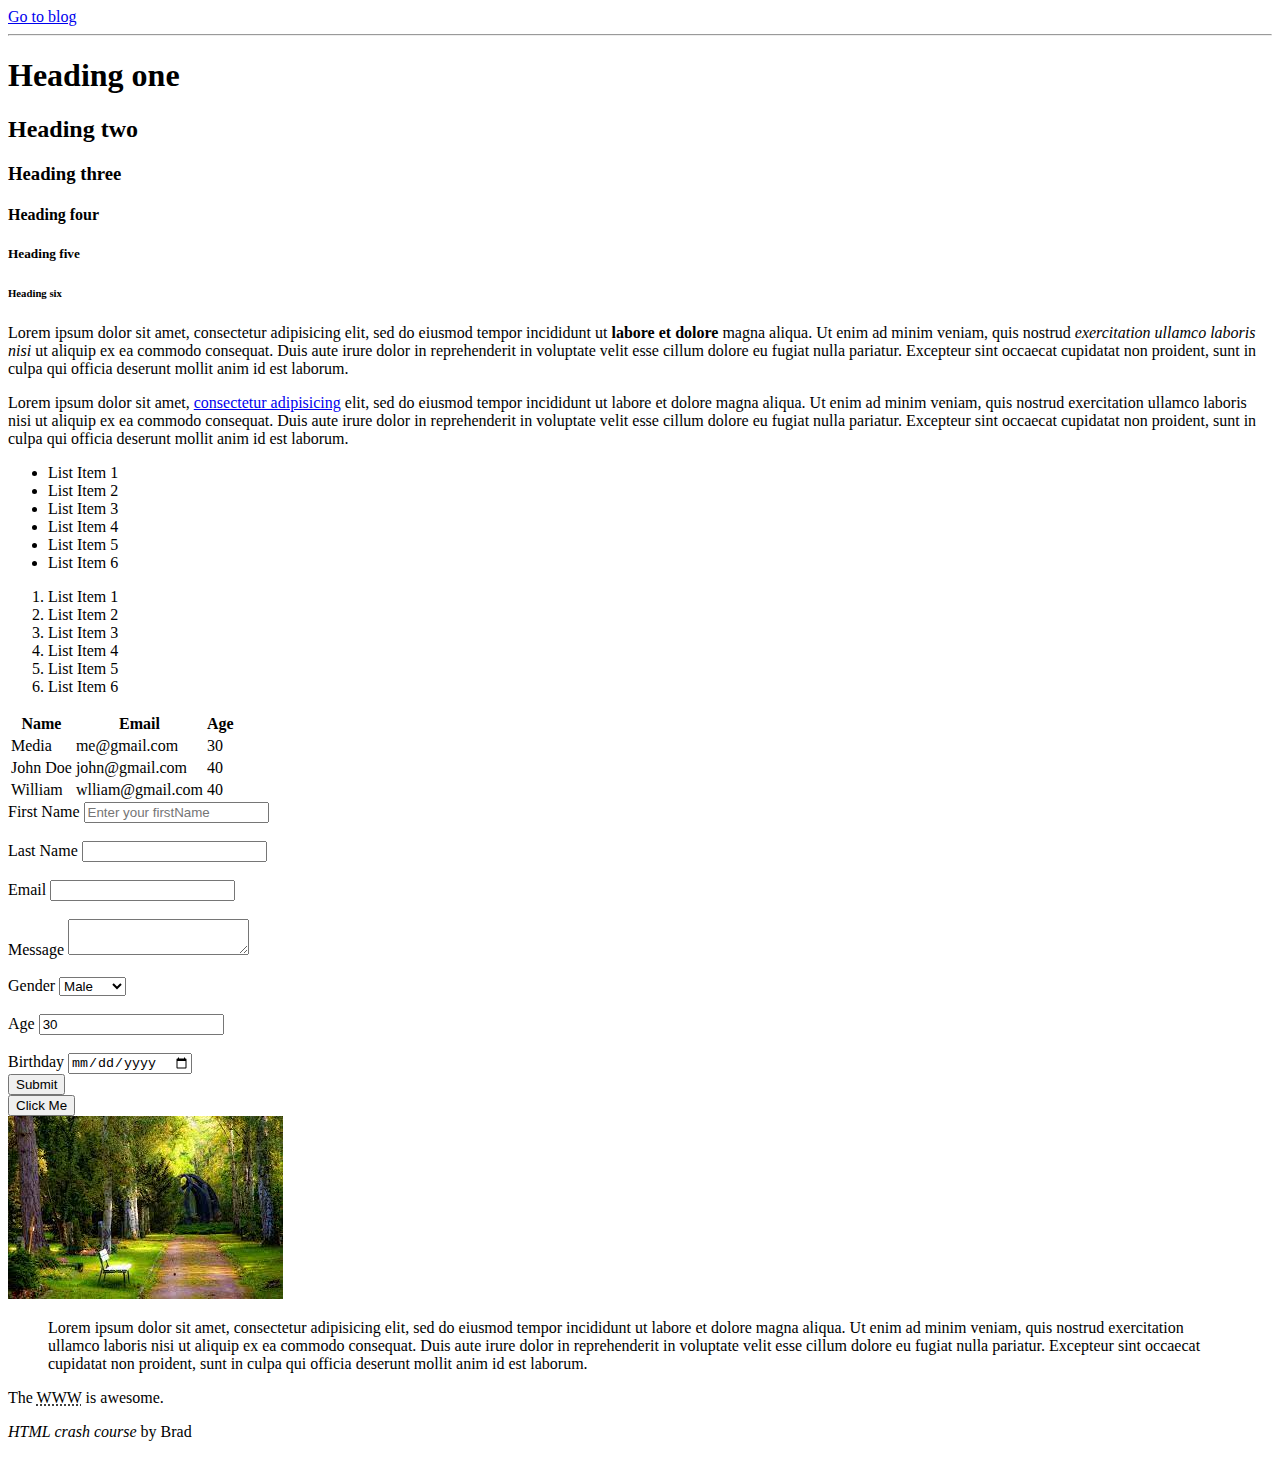
<file: 1-htmlcheatsheet/index.html>
<!DOCTYPE html>
<html>
	<head>
		<title>
			HTML Cheat Sheet
		</title>
	</head>
	<body>
		<a href="blog.html">Go to blog</a>
		<hr>
		<!-- Headings -->
		<h1>Heading one</h1>
		<h2>Heading two</h2>
		<h3>Heading three</h3>
		<h4>Heading four</h4>
		<h5>Heading five</h5>
		<h6>Heading six</h6>

		<p>
			Lorem ipsum dolor sit amet, consectetur adipisicing elit, sed do eiusmod
			tempor incididunt ut <strong>labore et dolore </strong> magna aliqua. Ut enim ad minim veniam,
			quis nostrud<em> exercitation ullamco laboris nisi</em> ut aliquip ex ea commodo
			consequat. Duis aute irure dolor in reprehenderit in voluptate velit esse
			cillum dolore eu fugiat nulla pariatur. Excepteur sint occaecat cupidatat non
			proident, sunt in culpa qui officia deserunt mollit anim id est laborum.
		</p>
		<p>
			Lorem ipsum dolor sit amet, <a href="www.google.com" target="_blank"> consectetur adipisicing</a> elit, sed do eiusmod
			tempor incididunt ut labore et dolore magna aliqua. Ut enim ad minim veniam,
			quis nostrud exercitation ullamco laboris nisi ut aliquip ex ea commodo
			consequat. Duis aute irure dolor in reprehenderit in voluptate velit esse
			cillum dolore eu fugiat nulla pariatur. Excepteur sint occaecat cupidatat non
			proident, sunt in culpa qui officia deserunt mollit anim id est laborum.
		</p>

		<ul>
			<li>List Item 1</li>
			<li>List Item 2</li>
			<li>List Item 3</li>
			<li>List Item 4</li>
			<li>List Item 5</li>
			<li>List Item 6</li>
		</ul>

		<ol>
			<li>List Item 1</li>
			<li>List Item 2</li>
			<li>List Item 3</li>
			<li>List Item 4</li>
			<li>List Item 5</li>
			<li>List Item 6</li>
		</ol>

		<table>
			<thead>
				<tr>
					<th>Name</th>
					<th>Email</th>
					<th>Age</th>
				</tr>
			</thead>
			<tbody>
				<tr>
					<td>Media</td>
					<td>me@gmail.com</td>
					<td>30</td>
				</tr>
				<tr>
					<td>John Doe</td>
					<td>john@gmail.com</td>
					<td>40</td>
				</tr>
				<tr>
					<td>William</td>
					<td>wlliam@gmail.com</td>
					<td>40</td>
				</tr>
			</tbody>
		</table>




		<form action="" method="POST">
			<div>
				<label>First Name</label>
				<input type="text" name="firstName" placeholder="Enter your firstName">
			</div>
			<br>
			<div>
				<label>Last Name</label>
				<input type="text" name="lastName">
			</div>
			<br>
			<div>
				<label>Email</label>
				<input type="email" name="email">
			</div>
			<br> 
			<div>
				<label>Message</label>
				<textarea name="message"></textarea>
			</div>
			<br>
			<div>
				<label>Gender</label>
				<select name="gender">
					<option value="male">Male</option>
					<option value="female">Female</option>
				</select>
			</div>
			<br> 
			<div>
				<label>Age</label>
				<input type="number" name="age" value="30">
			</div>
			<br> 
			<div>
				<label>Birthday</label>
				<input type="date" name="birthday">
			</div>
			<input type="submit" name="submit" value="Submit">
		</form>

		<!-- this button responses on javascript event -->
		<button>Click Me</button>
		<br>
		<img src="img/Sample.jpg" alt="My Sample Image">

		<blockquote cite="http://google.com">
			Lorem ipsum dolor sit amet, consectetur adipisicing elit, sed do eiusmod
			tempor incididunt ut labore et dolore magna aliqua. Ut enim ad minim veniam,
			quis nostrud exercitation ullamco laboris nisi ut aliquip ex ea commodo
			consequat. Duis aute irure dolor in reprehenderit in voluptate velit esse
			cillum dolore eu fugiat nulla pariatur. Excepteur sint occaecat cupidatat non
			proident, sunt in culpa qui officia deserunt mollit anim id est laborum.
		</blockquote>

		<p>
			The <abbr title="World Wide Web"> WWW</abbr> is awesome.
		</p>

		<p><cite>HTML crash course</cite> by Brad</p>
	</body>
</html>
</file>
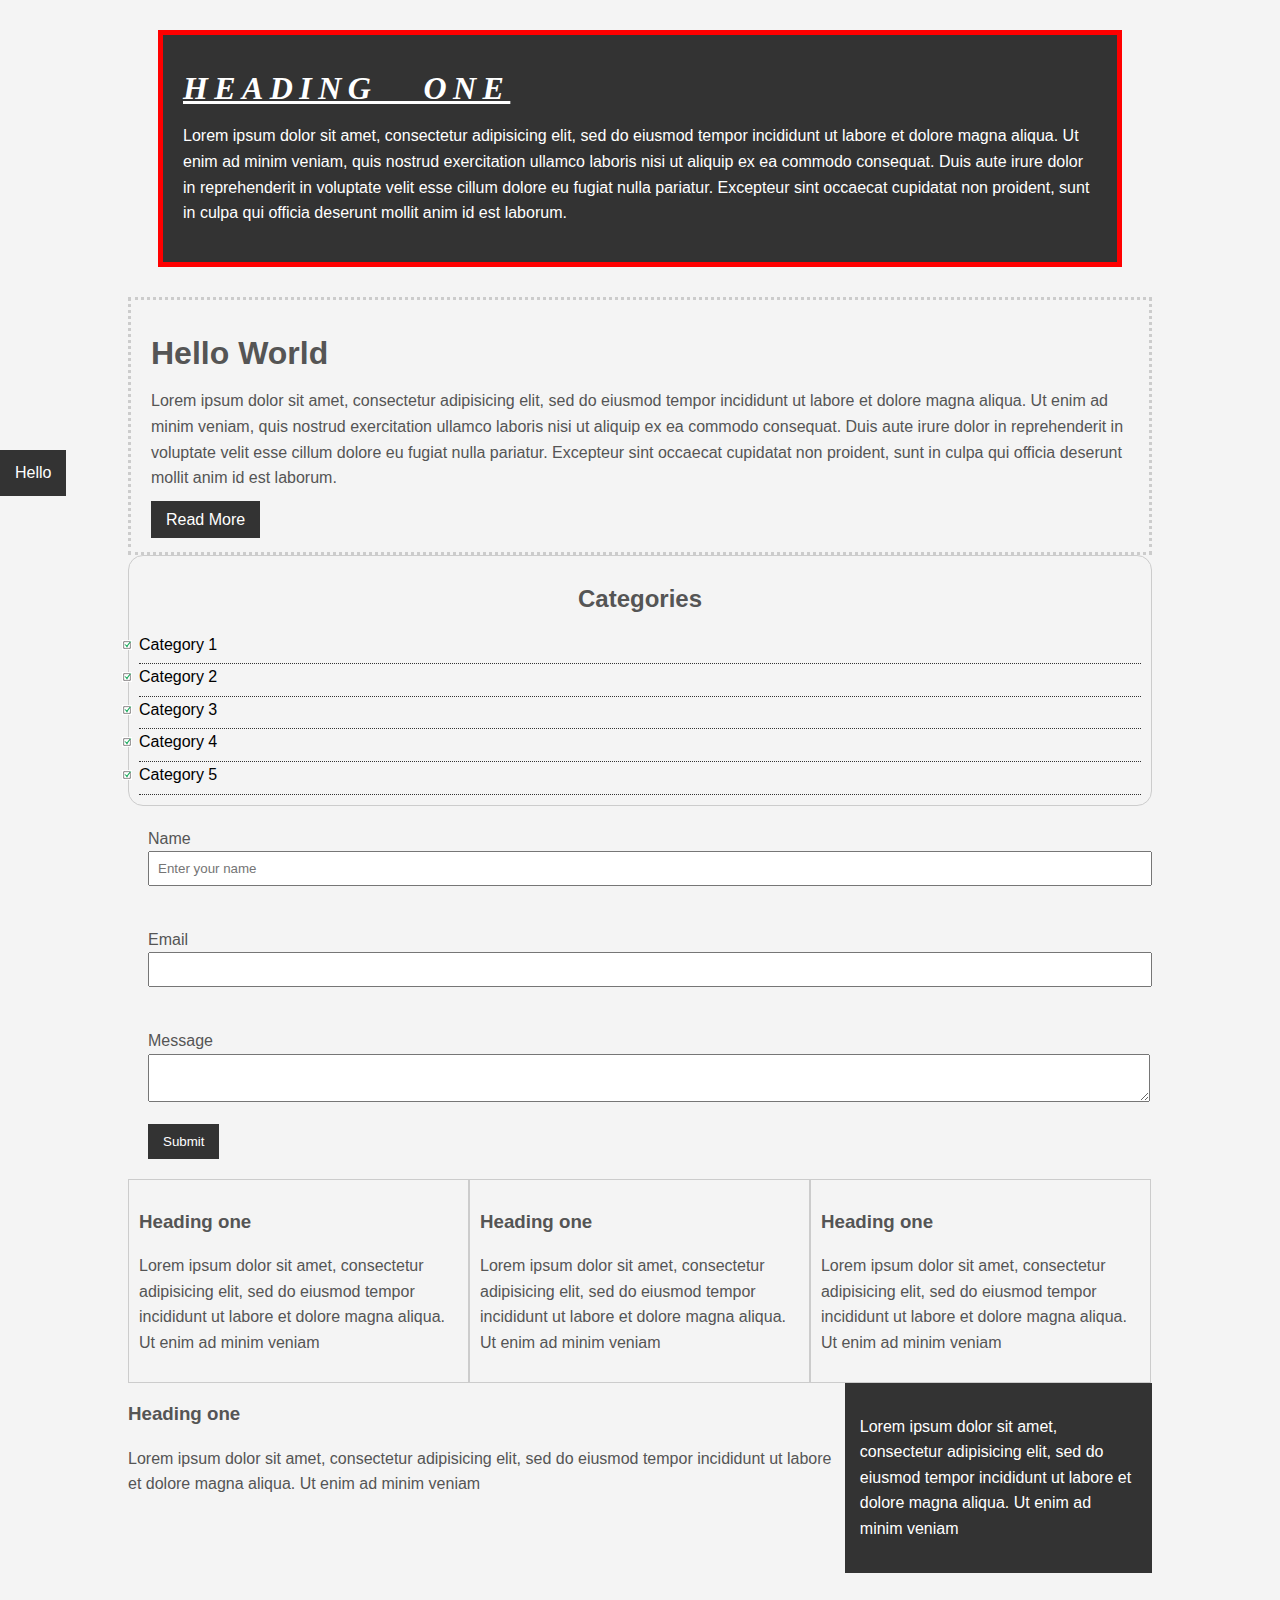
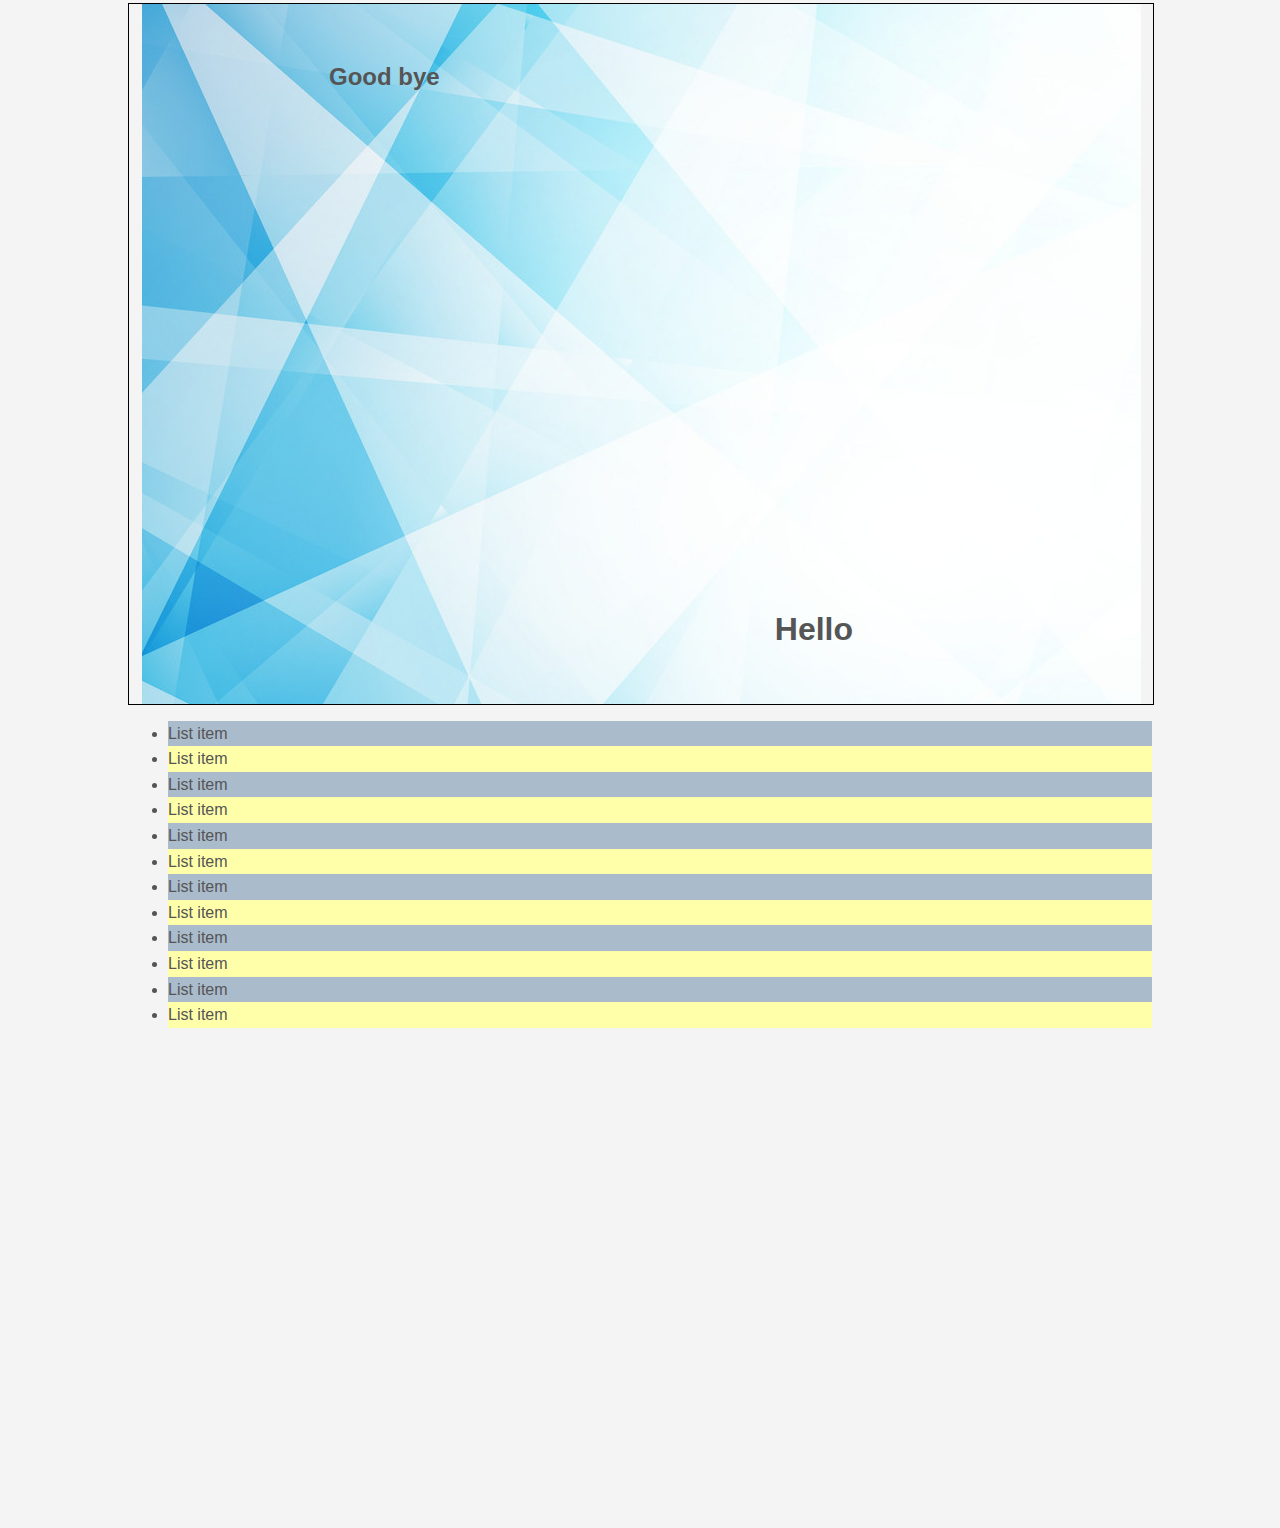
<file: 2-csscheatsheet/index.html>
<!DOCTYPE html>
<html>
<head>
	<title>CSS Cheat Sheet</title>
	<link rel="stylesheet" type="text/css" href="css/style.css">
</head>
<body>
	<div class="container">
		<div class="box-1">
			<h1>Heading one</h1>
			<p>Lorem ipsum dolor sit amet, consectetur adipisicing elit, sed do eiusmod
			tempor incididunt ut labore et dolore magna aliqua. Ut enim ad minim veniam,
			quis nostrud exercitation ullamco laboris nisi ut aliquip ex ea commodo
			consequat. Duis aute irure dolor in reprehenderit in voluptate velit esse
			cillum dolore eu fugiat nulla pariatur. Excepteur sint occaecat cupidatat non
			proident, sunt in culpa qui officia deserunt mollit anim id est laborum.</p>
		</div>

		<div class="box-2">
			<h1>Hello World</h1>
			<p>Lorem ipsum dolor sit amet, consectetur adipisicing elit, sed do eiusmod
			tempor incididunt ut labore et dolore magna aliqua. Ut enim ad minim veniam,
			quis nostrud exercitation ullamco laboris nisi ut aliquip ex ea commodo
			consequat. Duis aute irure dolor in reprehenderit in voluptate velit esse
			cillum dolore eu fugiat nulla pariatur. Excepteur sint occaecat cupidatat non
			proident, sunt in culpa qui officia deserunt mollit anim id est laborum.</p>
			<a href="#" class="button">Read More</a>
		</div>

		<div class="categories">
			<h2>Categories</h2>
			<li><a href="#">Category 1</a></li>
			<li><a href="#">Category 2</a></li>
			<li><a href="#">Category 3</a></li>
			<li><a href="#">Category 4</a></li>
			<li><a href="#">Category 5</a></li>
		</div>

		<form class="my-form">
			<div class="form-group">
				<label>Name</label>
				<input type="text" name="name" placeholder="Enter your name">
			</div>
			<br>
			<div class="form-group">
				<label>Email</label>
				<input type="text" name="email">
			</div>
			<br> 
			<div class="form-group">
				<label>Message</label>
				<textarea name="message"></textarea>
			</div>
			<input class="button" type="submit" name="submit" value="Submit">

		</form>

		<div class="block">
			<h3>Heading one</h3>
			<p>Lorem ipsum dolor sit amet, consectetur adipisicing elit, sed do eiusmod
			tempor incididunt ut labore et dolore magna aliqua. Ut enim ad minim veniam</p>
		</div>

		<div class="block">
			<h3>Heading one</h3>
			<p>Lorem ipsum dolor sit amet, consectetur adipisicing elit, sed do eiusmod
			tempor incididunt ut labore et dolore magna aliqua. Ut enim ad minim veniam</p>
		</div>

		<div class="block">
			<h3>Heading one</h3>
			<p>Lorem ipsum dolor sit amet, consectetur adipisicing elit, sed do eiusmod
			tempor incididunt ut labore et dolore magna aliqua. Ut enim ad minim veniam</p>
		</div>

		<div class="clr"></div>

		<div id="main-block">
			<h3>Heading one</h3>
				<p>Lorem ipsum dolor sit amet, consectetur adipisicing elit, sed do eiusmod
				tempor incididunt ut labore et dolore magna aliqua. Ut enim ad minim veniam</p>
		</div>

		<div id="side-bar">
			<p>Lorem ipsum dolor sit amet, consectetur adipisicing elit, sed do eiusmod
				tempor incididunt ut labore et dolore magna aliqua. Ut enim ad minim veniam</p>
		</div>

		<div class="clr"></div>

		<div class="p-box">
			<h1>Hello</h1>
			<h2>Good bye</h2>
		</div>

		<ul class="my-list">
			<li>List item</li>
			<li>List item</li>
			<li>List item</li>
			<li>List item</li>
			<li>List item</li>
			<li>List item</li>
			<li>List item</li>
			<li>List item</li>
			<li>List item</li>
			<li>List item</li>
			<li>List item</li>
			<li>List item</li>
		</ul>

	</div>

	<a class="fix-me button" href="">Hello</a>


	
	<div style="margin-top: 500px;"></div>
</body>
</html>
</file>
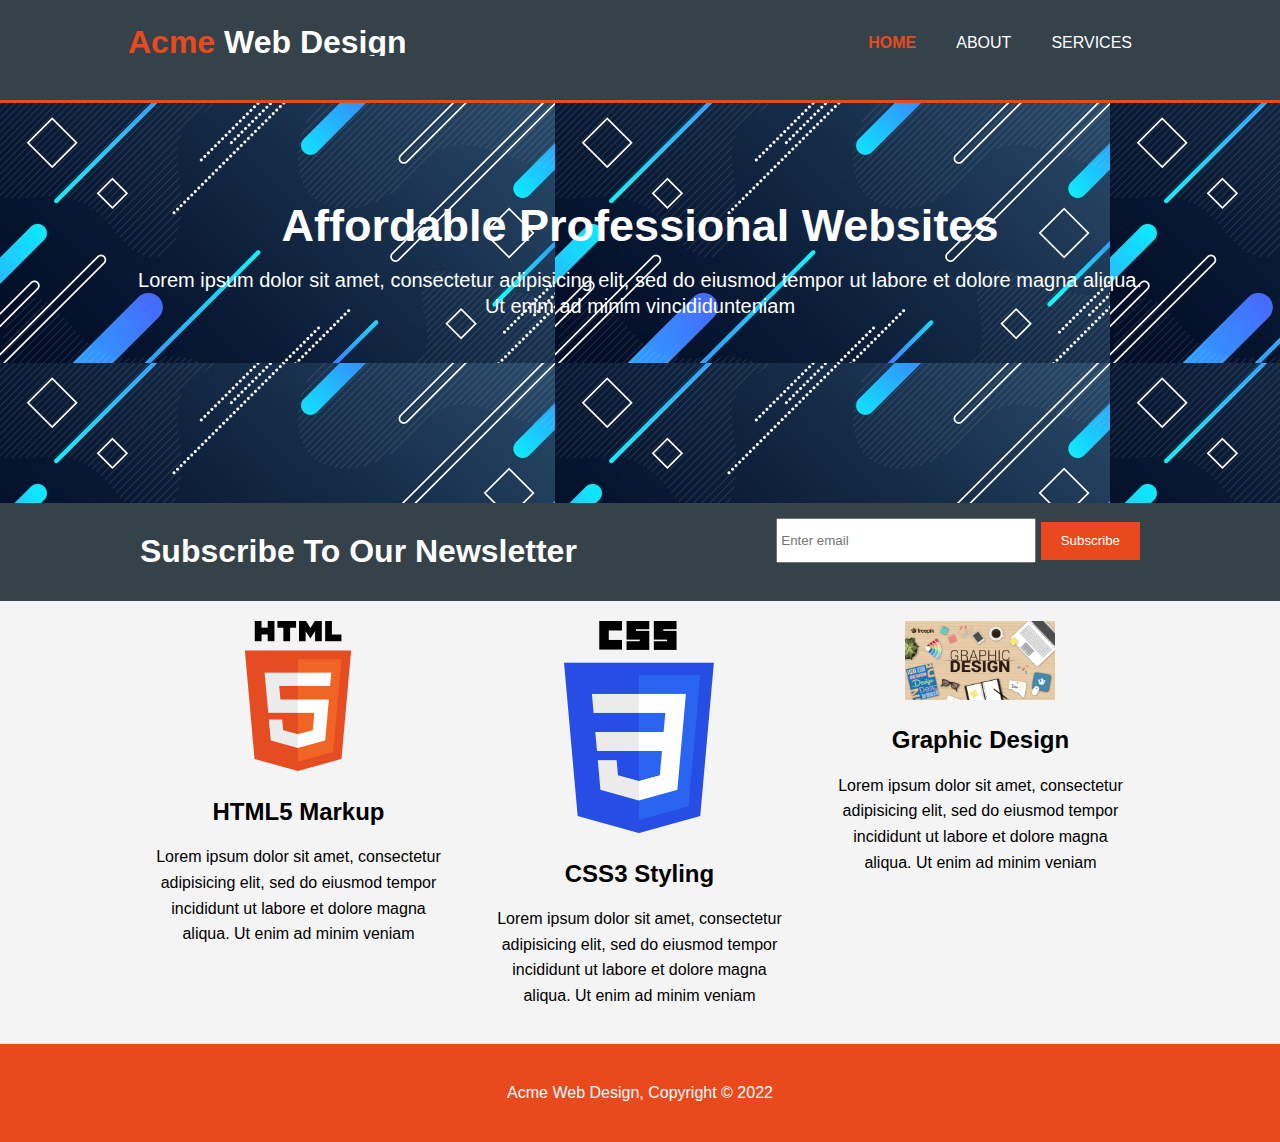
<file: 3-ResponsiveLayout_3/index.html>
<!DOCTYPE html>
<html>
<head>
	<meta name="viewport" content="width=device-width">
	<meta name="description" content="Affordable and Professional web design.">
	<meta name="keywords" content="web design, affordable web design, professional web design">
	<meta name="author" content="Protap">
	<title>Acme Web Design | Home</title>
	<link rel="stylesheet" type="text/css" href="css/style.css">
</head>
<body>
	<header id="main-header">
		<div class="container">
			<div id="branding">
				<h1> <span id="highlight">Acme</span> Web Design</h1>
			</div>
			<nav id="navbar">
				<ul>
					<li class="current"><a href="index.html">Home</a></li>
					<li><a href="about.html">About</a></li>
					<li><a href="services.html">Services</a></li>
				</ul>
			</nav>
		</div>
	</header>

	<section id="showcase">
		<div class="container">
			<h1>
				Affordable Professional Websites
			</h1>
			<p>
				Lorem ipsum dolor sit amet, consectetur adipisicing elit, sed do eiusmod  tempor  ut labore et dolore magna aliqua. Ut enim ad minim vincididunteniam
			</p>
		</div>
	</section>

	<section id="newsletter">
		<div class="container">
			<h1>Subscribe To Our Newsletter</h1>
			<form>
				<input type="email" name="email" placeholder="Enter email">
				<input type="submit" class="button"f name="submit" value="Subscribe">
			</form>
		</div>
	</section>

	<section id="boxes">
		<div class="container">
			<div class="coursecontents">
				<img src="images/htmlmarkup.png">
				<h2>HTML5 Markup</h2>
				<p>Lorem ipsum dolor sit amet, consectetur adipisicing elit, sed do eiusmod
				tempor incididunt ut labore et dolore magna aliqua. Ut enim ad minim veniam</p>
			</div>
			<div class="coursecontents">
				<img src="images/cssstyling.png">
				<h2>CSS3 Styling</h2>
				<p>Lorem ipsum dolor sit amet, consectetur adipisicing elit, sed do eiusmod
				tempor incididunt ut labore et dolore magna aliqua. Ut enim ad minim veniam</p>
			</div>
			<div class="coursecontents">
				<img src="images/graphic.png">
				<h2>Graphic Design</h2>
				<p>Lorem ipsum dolor sit amet, consectetur adipisicing elit, sed do eiusmod
				tempor incididunt ut labore et dolore magna aliqua. Ut enim ad minim veniam</p>
			</div>
		</div>
	</section>


	<footer id="main-footer">
		<p>Acme Web Design, Copyright &copy; 2022</p>
	</footer>


</body>
</html>
</file>
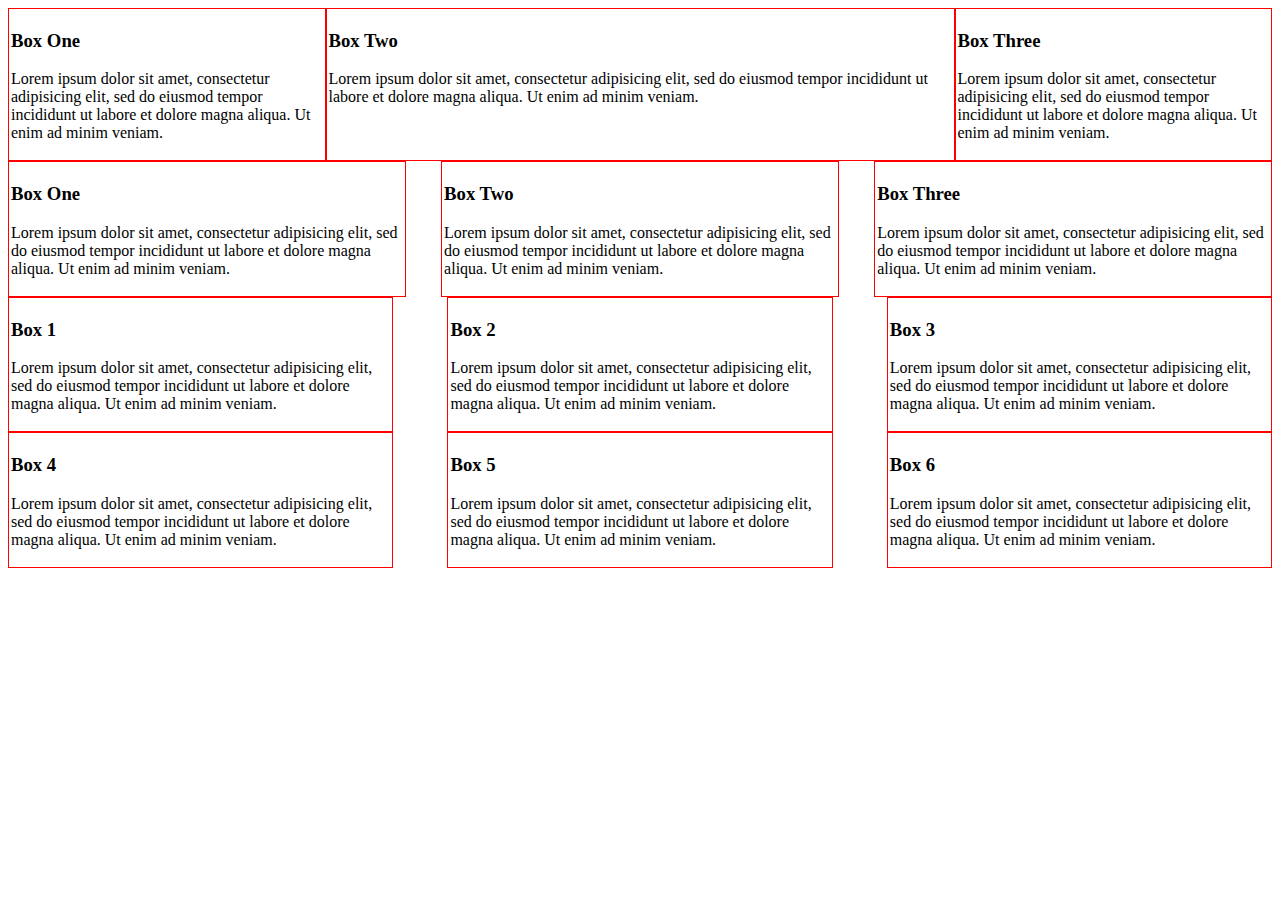
<file: 4-Flexbox/index.html>
<!DOCTYPE html>
<html>
<head>
	<title>Flexbox</title>
	<link rel="stylesheet" type="text/css" href="css/style.css">
</head>
<body>
	<div class="container">
		<div class="box-1">
			<h3>Box One</h3>
			<p>Lorem ipsum dolor sit amet, consectetur adipisicing elit, sed do eiusmod
			tempor incididunt ut labore et dolore magna aliqua. Ut enim ad minim veniam.</p>
		</div>

		<div class="box-2">
			<h3>Box Two</h3>
			<p>Lorem ipsum dolor sit amet, consectetur adipisicing elit, sed do eiusmod
			tempor incididunt ut labore et dolore magna aliqua. Ut enim ad minim veniam.</p>
		</div>

		<div class="box-3">
			<h3>Box Three</h3>
			<p>Lorem ipsum dolor sit amet, consectetur adipisicing elit, sed do eiusmod
			tempor incididunt ut labore et dolore magna aliqua. Ut enim ad minim veniam.</p>
		</div>
	</div>


	<div class="container-1">
		<div class="container-1-box">
			<h3>Box One</h3>
			<p>Lorem ipsum dolor sit amet, consectetur adipisicing elit, sed do eiusmod
			tempor incididunt ut labore et dolore magna aliqua. Ut enim ad minim veniam.</p>
		</div>

		<div class="container-1-box">
			<h3>Box Two</h3>
			<p>Lorem ipsum dolor sit amet, consectetur adipisicing elit, sed do eiusmod
			tempor incididunt ut labore et dolore magna aliqua. Ut enim ad minim veniam.</p>
		</div>

		<div class="container-1-box">
			<h3>Box Three</h3>
			<p>Lorem ipsum dolor sit amet, consectetur adipisicing elit, sed do eiusmod
			tempor incididunt ut labore et dolore magna aliqua. Ut enim ad minim veniam.</p>
		</div>
	</div>


	<div class="container-2">
		<div class="container-2-box">
			<h3>Box 1</h3>
			<p>Lorem ipsum dolor sit amet, consectetur adipisicing elit, sed do eiusmod
			tempor incididunt ut labore et dolore magna aliqua. Ut enim ad minim veniam.</p>
		</div>

		<div class="container-2-box">
			<h3>Box 2</h3>
			<p>Lorem ipsum dolor sit amet, consectetur adipisicing elit, sed do eiusmod
			tempor incididunt ut labore et dolore magna aliqua. Ut enim ad minim veniam.</p>
		</div>

		<div class="container-2-box">
			<h3>Box 3</h3>
			<p>Lorem ipsum dolor sit amet, consectetur adipisicing elit, sed do eiusmod
			tempor incididunt ut labore et dolore magna aliqua. Ut enim ad minim veniam.</p>
		</div>
		<div class="container-2-box">
			<h3>Box 4</h3>
			<p>Lorem ipsum dolor sit amet, consectetur adipisicing elit, sed do eiusmod
			tempor incididunt ut labore et dolore magna aliqua. Ut enim ad minim veniam.</p>
		</div>

		<div class="container-2-box">
			<h3>Box 5</h3>
			<p>Lorem ipsum dolor sit amet, consectetur adipisicing elit, sed do eiusmod
			tempor incididunt ut labore et dolore magna aliqua. Ut enim ad minim veniam.</p>
		</div>

		<div class="container-2-box">
			<h3>Box 6</h3>
			<p>Lorem ipsum dolor sit amet, consectetur adipisicing elit, sed do eiusmod
			tempor incididunt ut labore et dolore magna aliqua. Ut enim ad minim veniam.</p>
		</div>
	</div>
</body>
</html>
</file>
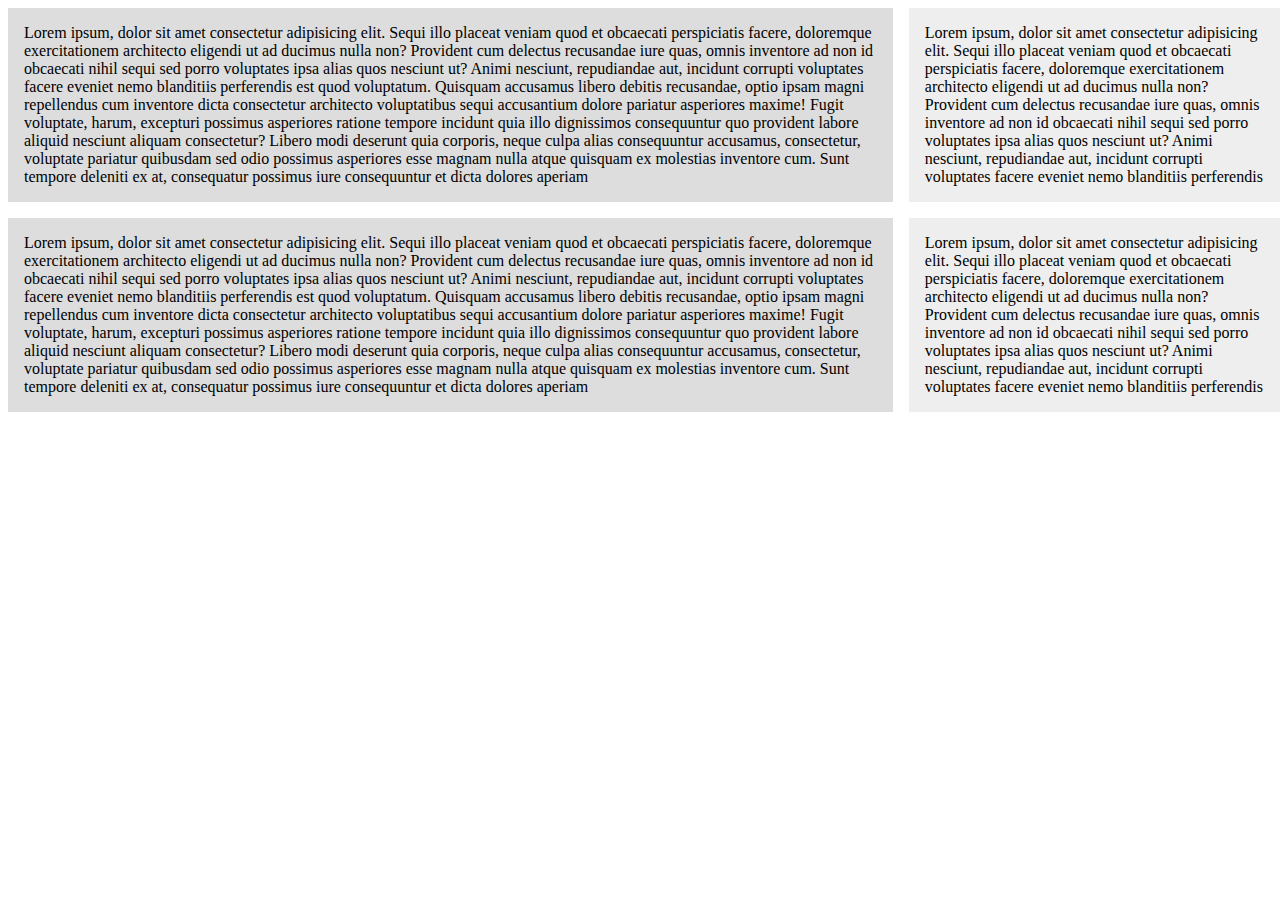
<file: 5-CSS Grid/index.html>
<!DOCTYPE html>
<html>
<head>
	<title>Flexbox</title>
	<link rel="stylesheet" type="text/css" href="css/style.css">
</head>
<body>
	<div class="wrapper">
		<div>
			Lorem ipsum, dolor sit amet consectetur adipisicing elit. Sequi illo placeat veniam quod et obcaecati
			 perspiciatis facere, doloremque exercitationem architecto eligendi ut ad ducimus nulla non? Provident
			  cum delectus recusandae iure quas, omnis inventore ad non id obcaecati nihil sequi sed porro voluptates
			   ipsa alias quos nesciunt ut? Animi nesciunt, repudiandae aut, incidunt corrupti voluptates facere eveniet
			    nemo blanditiis perferendis est quod voluptatum. Quisquam accusamus libero debitis recusandae, optio
				 ipsam magni repellendus cum inventore dicta consectetur architecto voluptatibus sequi accusantium dolore
				  pariatur asperiores maxime! Fugit voluptate, harum, excepturi possimus asperiores ratione tempore
				   incidunt quia illo dignissimos consequuntur quo provident labore aliquid nesciunt aliquam consectetur?
				    Libero modi deserunt quia corporis, neque culpa alias consequuntur accusamus, consectetur, voluptate 
					pariatur quibusdam sed odio possimus asperiores esse magnam nulla atque quisquam ex molestias inventore
					 cum. Sunt tempore deleniti ex at, consequatur possimus iure consequuntur et dicta dolores aperiam
		</div>
		<div>
			Lorem ipsum, dolor sit amet consectetur adipisicing elit. Sequi illo placeat veniam quod et obcaecati
			 perspiciatis facere, doloremque exercitationem architecto eligendi ut ad ducimus nulla non? Provident
			  cum delectus recusandae iure quas, omnis inventore ad non id obcaecati nihil sequi sed porro voluptates
			   ipsa alias quos nesciunt ut? Animi nesciunt, repudiandae aut, incidunt corrupti voluptates facere eveniet
			    nemo blanditiis perferendis
		</div>

		<div>
			Lorem ipsum, dolor sit amet consectetur adipisicing elit. Sequi illo placeat veniam quod et obcaecati
			 perspiciatis facere, doloremque exercitationem architecto eligendi ut ad ducimus nulla non? Provident
			  cum delectus recusandae iure quas, omnis inventore ad non id obcaecati nihil sequi sed porro voluptates
			   ipsa alias quos nesciunt ut? Animi nesciunt, repudiandae aut, incidunt corrupti voluptates facere eveniet
			    nemo blanditiis perferendis est quod voluptatum. Quisquam accusamus libero debitis recusandae, optio
				 ipsam magni repellendus cum inventore dicta consectetur architecto voluptatibus sequi accusantium dolore
				  pariatur asperiores maxime! Fugit voluptate, harum, excepturi possimus asperiores ratione tempore
				   incidunt quia illo dignissimos consequuntur quo provident labore aliquid nesciunt aliquam consectetur?
				    Libero modi deserunt quia corporis, neque culpa alias consequuntur accusamus, consectetur, voluptate 
					pariatur quibusdam sed odio possimus asperiores esse magnam nulla atque quisquam ex molestias inventore
					 cum. Sunt tempore deleniti ex at, consequatur possimus iure consequuntur et dicta dolores aperiam
		</div>
		<div>
			Lorem ipsum, dolor sit amet consectetur adipisicing elit. Sequi illo placeat veniam quod et obcaecati
			 perspiciatis facere, doloremque exercitationem architecto eligendi ut ad ducimus nulla non? Provident
			  cum delectus recusandae iure quas, omnis inventore ad non id obcaecati nihil sequi sed porro voluptates
			   ipsa alias quos nesciunt ut? Animi nesciunt, repudiandae aut, incidunt corrupti voluptates facere eveniet
			    nemo blanditiis perferendis
		</div>
	</div>
</body>
</html>
</file>
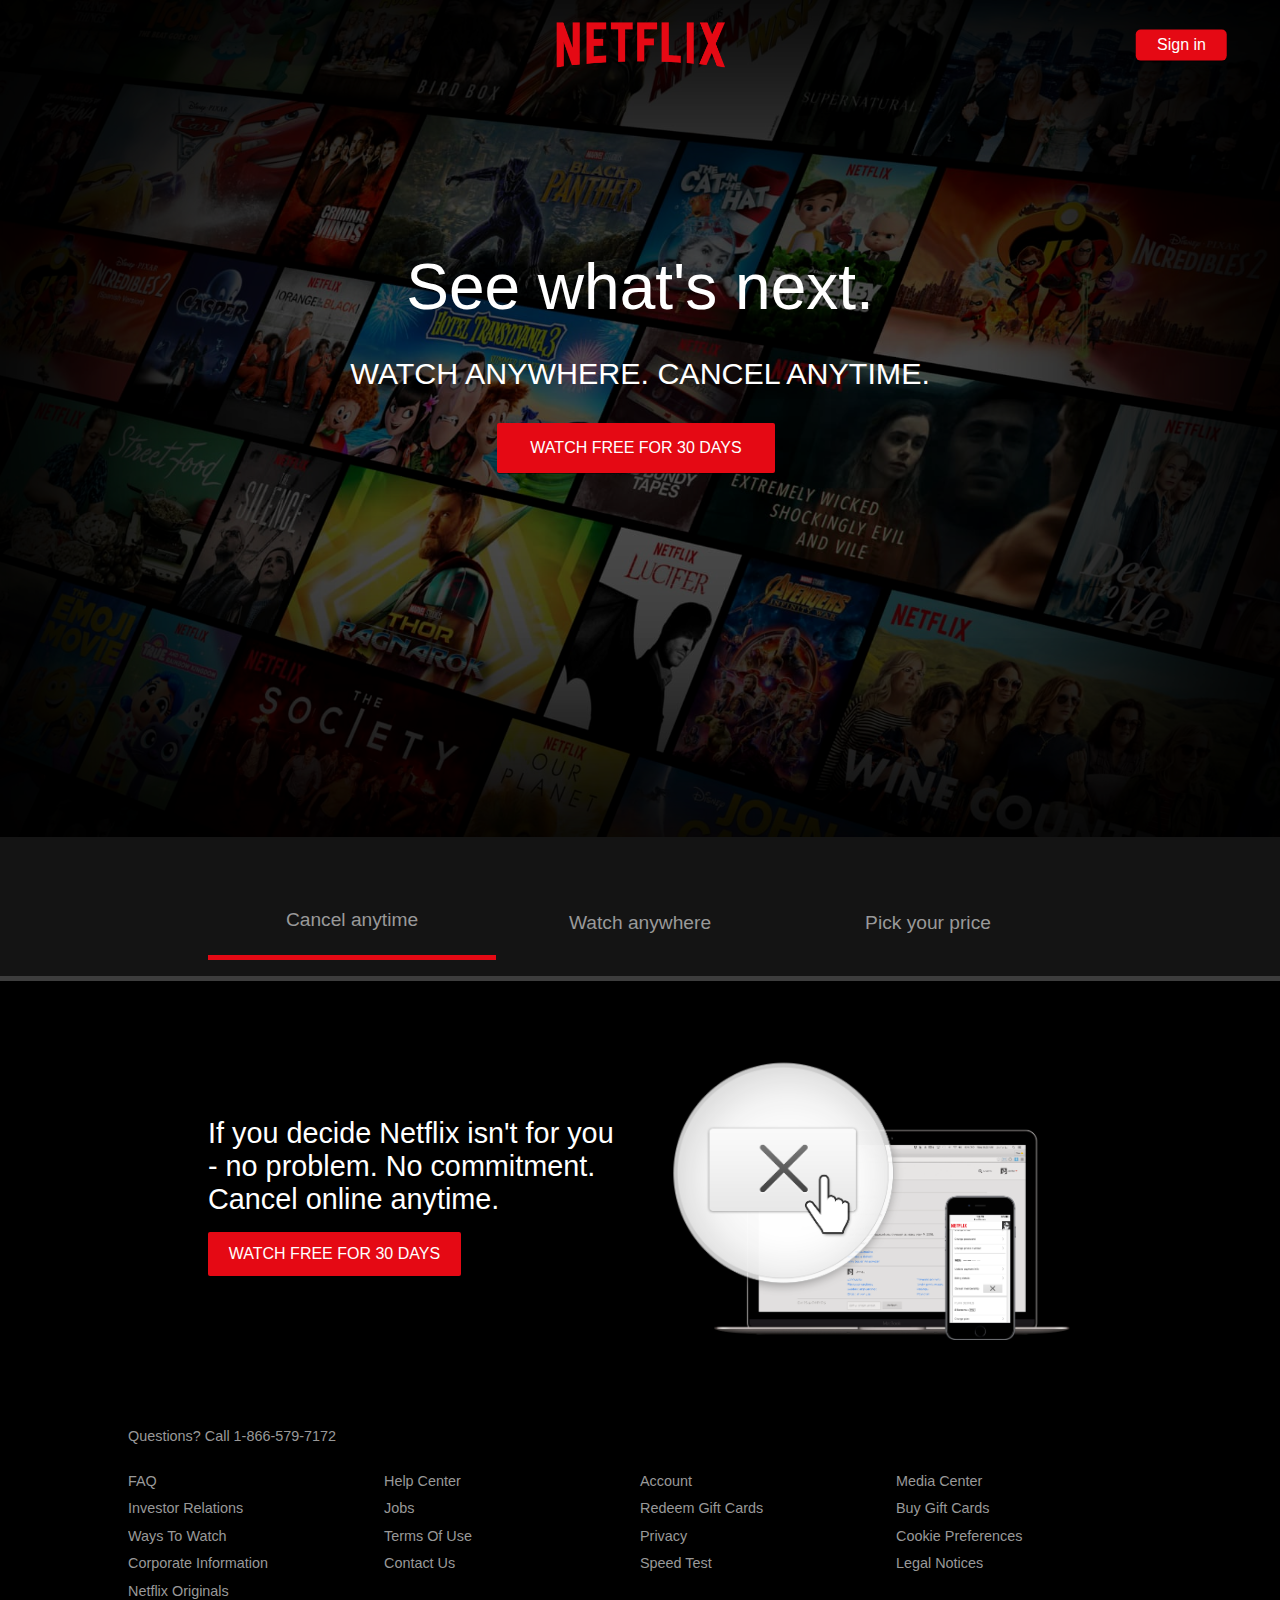
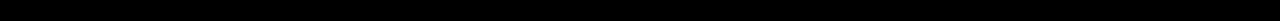
<file: 6-Netflix Landing Page/index.html>
<!DOCTYPE html>
<html lang="en">
<head>
	<meta charset="utf-8">
	<meta name="viewport" content="width=device-width, initial-scale=1.0">
	<meta http-equiv="X-UA-Compatible" content="ie=edge">
	<link rel="stylesheet" href="https://cdnjs.cloudflare.com/ajax/libs/font-awesome/6.1.1/css/all.min.css" integrity="sha512-KfkfwYDsLkIlwQp6LFnl8zNdLGxu9YAA1QvwINks4PhcElQSvqcyVLLD9aMhXd13uQjoXtEKNosOWaZqXgel0g==" crossorigin="anonymous" referrerpolicy="no-referrer" />
	<link rel="stylesheet" type="text/css" href="css/style.css">
	<title>Netflix - Watch TV Shows Online, Watch Movies Online</title>
</head>
<body>
	<header class="showcase">
		<div class="showcase-top">
			<img src="images/logo.png" alt="Netflix">
			<a class="btn btn-rounded" href="#">Sign in</a>
		</div>

		<div class="showcase-content">
			<h1>See what's next.</h1>
			<p>Watch anywhere. Cancel anytime.</p>
			<a href="#" class="btn btn-xl">Watch free for 30 days <i class="fas-fa-chevron-right btn-icon"></i>
			</a>
		</div>
	</header>

	<section class="tabs">
		<div class="container">
			<div id="tab-1" class="tab-item tab-border">
				<i class="fas fa-door-open fa-3x"></i>
				<p class="hide-sm">Cancel anytime</p>
			</div>
			<div id="tab-2" class="tab-item">
				<i class="fas fa-tablet-alt fa-3x"></i>
				<p class="hide-sm">Watch anywhere</p>
			</div>
			<div id="tab-3" class="tab-item">
				<i class="fas fa-tags fa-3x"></i>
				<p class="hide-sm">Pick your price</p>
			</div>
		</div>
	</section>

	<section class="tab-content">
		<div class="container">
			<div id="tab-1-content" class="tab-content-item show">
				<div class="tab-1-content-inner">
					<div>
						<p class="text-lg">
							If you decide Netflix isn't for you - no problem. No commitment. Cancel online anytime.
						</p>
						<a class="btn btn-lg" href="#">Watch Free For 30 Days</a>
					</div>
					<img src="images/tab-content-1.png" alt="Tab content 1">
				</div>
			</div>

			<div id="tab-2-content" class="tab-content-item">
				<div class="tab-2-content-top">
					<p class="text-lg">
						Watch TV shows and movies anytime, anywhere - personalized for you.
					</p>
					<a class="btn btn-lg" href="#">Watch Free For 30 Days</a>
				</div>

				<div class="tab-2-content-bottom">
					<div>
						<img src="images/tab-content-2-1.png" alt="Tab 2 First Image">
						<p class="text-md">Watch on your TV</p>
						<p class="text-dark">Smart TVs, PlayStation, Xbox, Chromecast, Apple TV, Blu-ray</p>
					</div>
					<div>
						<img src="images/tab-content-2-2.png" alt="Tab 2 First Image">
						<p class="text-md">Watch instantly or download for later</p>
						<p class="text-dark">Available on Phone or Tablet, whereever you go</p>
					</div>
					<div>
						<img src="images/tab-content-2-3.png" alt="Tab 2 First Image">
						<p class="text-md">Use any computer</p>
						<p class="text-dark">Watch right on Netfilx.com</p>
					</div>
				</div>
			</div>
			
			<div id="tab-3-content" class="tab-content-item">
				<div class="text-center">
					<p class="text-lg">
						Choose one plan and watch everything on Netflix
					</p>
					<a class="btn btn-lg" href="#">Watch Free For 30 Days</a>
				</div>

				<table class="table">
					<thead>
						<tr>
							<th></th>
							<th>Basic</th>
							<th>Standard</th>
							<th>Premium</th>
						</tr>
					</thead>
					<tbody>
						<tr>
							<td>Monthly price after free month ends on 6/19/19</td>
							<td>$8.99</td>
							<td>$12.99</td>
							<td>$15.99</td>
						</tr>
						<tr>
							<td>HD Available</td>
							<td><i class="fas fa-times"></i></td>
							<td><i class="fas fa-check"></i></td>
							<td><i class="fas fa-check"></i></td>
						</tr>
						<tr>
							<td>Ultra HD Available</td>
							<td><i class="fas fa-times"></i></td>
							<td><i class="fas fa-times"></i></td>
							<td><i class="fas fa-check"></i></td>
						</tr>
						<tr>
							<td>Screens you can watch on at the same time</td>
							<td>1</td>
							<td>2</td>
							<td>4</td>
						</tr>
						<tr>
							<td>Watch on your laptop, TV, phone and tablet</td>
							<td><i class="fas fa-check"></i></td>
							<td><i class="fas fa-check"></i></td>
							<td><i class="fas fa-check"></i></td>
						</tr>
						<tr>
							<td>Unlimited movies and TV shows</td>
							<td><i class="fas fa-check"></i></td>
							<td><i class="fas fa-check"></i></td>
							<td><i class="fas fa-check"></i></td>
						</tr>
						<tr>
							<td>Cancel anytime</td>
							<td><i class="fas fa-check"></i></td>
							<td><i class="fas fa-check"></i></td>
							<td><i class="fas fa-check"></i></td>
						</tr>
						<tr>
							<td>First month free</td>
							<td><i class="fas fa-check"></i></td>
							<td><i class="fas fa-check"></i></td>
							<td><i class="fas fa-check"></i></td>
						</tr>
					</tbody>
				</table>
			</div>
		</div>
	</section>

	<footer class="footer">
		<p>Questions? Call 1-866-579-7172</p>
		<div class="footer-cols">
			<ul>
				<li><a href="#">FAQ</a></li>
				<li><a href="#">Investor Relations</a></li>
				<li><a href="#">Ways To Watch</a></li>
				<li><a href="#">Corporate Information</a></li>
				<li><a href="#">Netflix Originals</a></li>
			</ul>
			<ul>
				<li><a href="#">Help Center</a></li>
				<li><a href="#">Jobs</a></li>
				<li><a href="#">Terms Of Use</a></li>
				<li><a href="#">Contact Us</a></li>
			</ul>
			<ul>
				<li><a href="#">Account</a></li>
				<li><a href="#">Redeem Gift Cards</a></li>
				<li><a href="#">Privacy</a></li>
				<li><a href="#">Speed Test</a></li>
			</ul>
			<ul>
				<li><a href="#">Media Center</a></li>
				<li><a href="#">Buy Gift Cards</a></li>
				<li><a href="#">Cookie Preferences</a></li>
				<li><a href="#">Legal Notices</a></li>
			</ul>
		</div>

	</footer>

	<script src="js/main.js"></script>
</body>
</html>
</file>
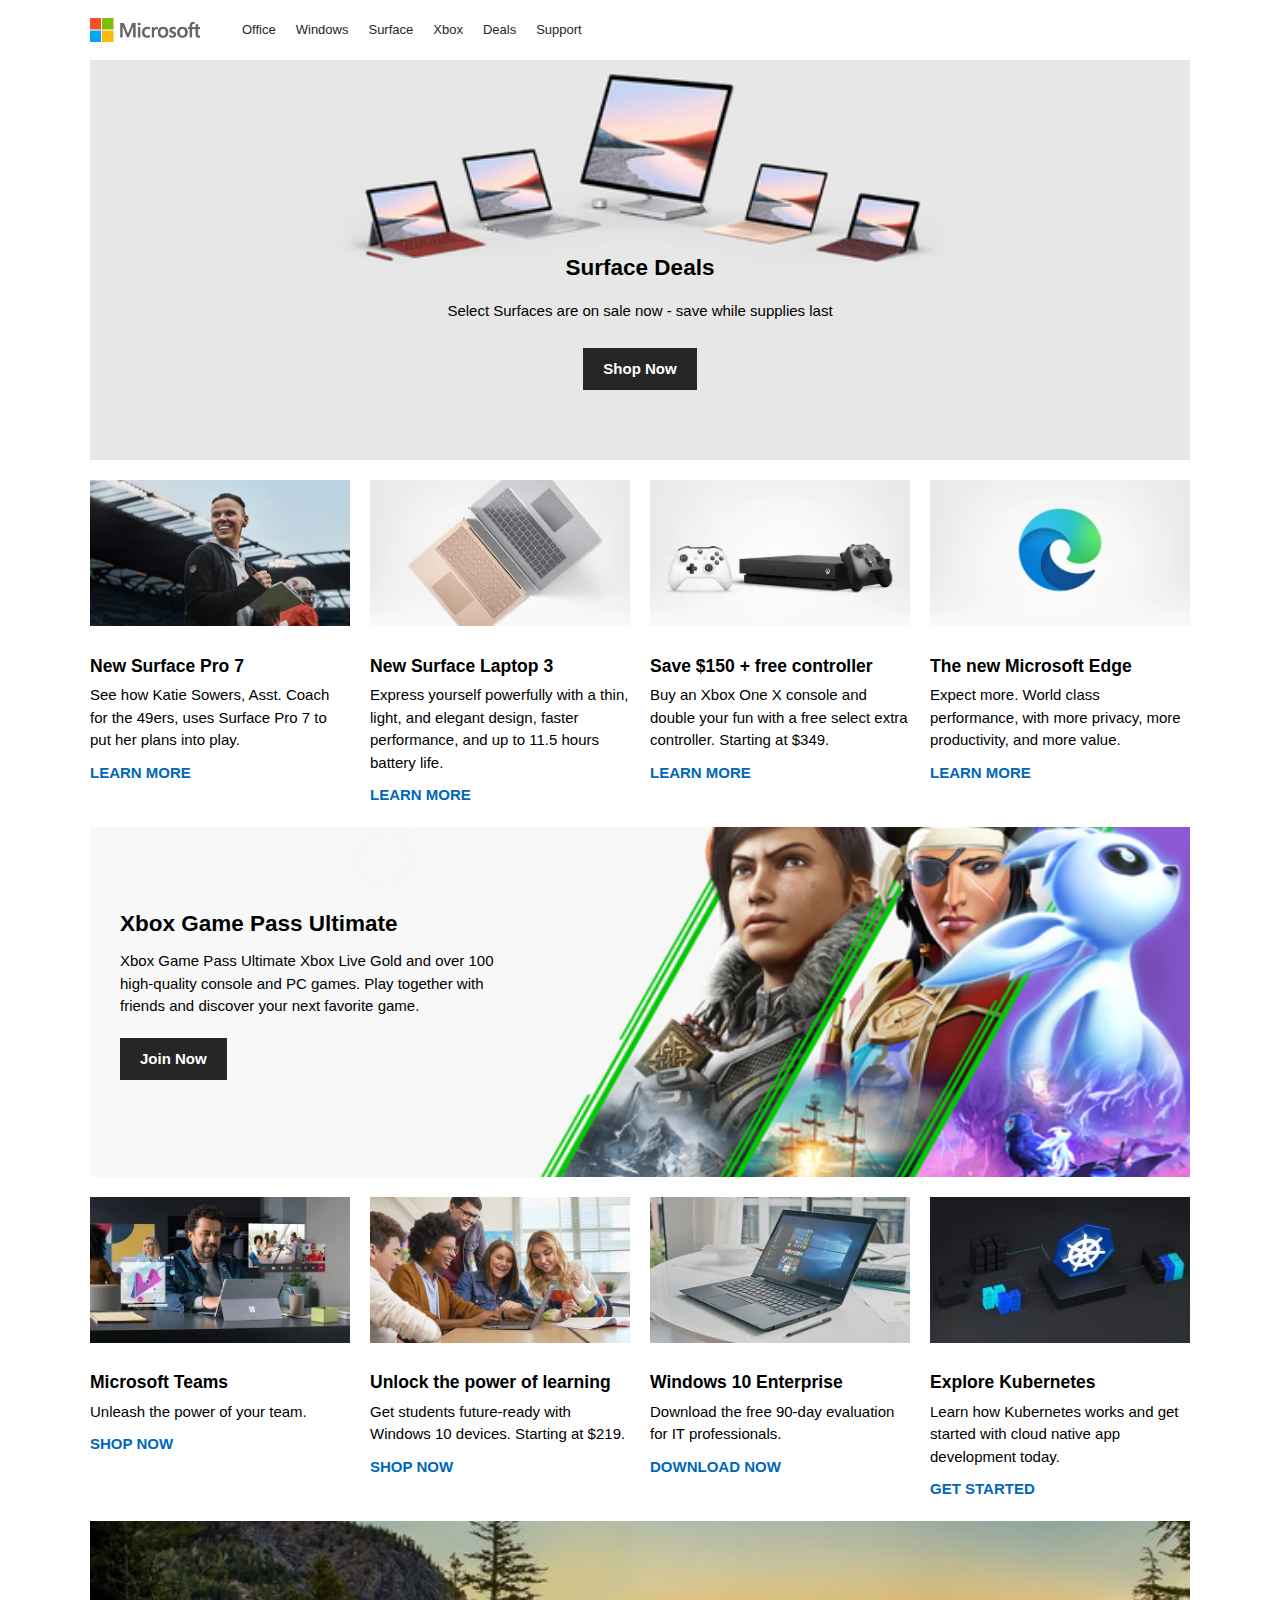
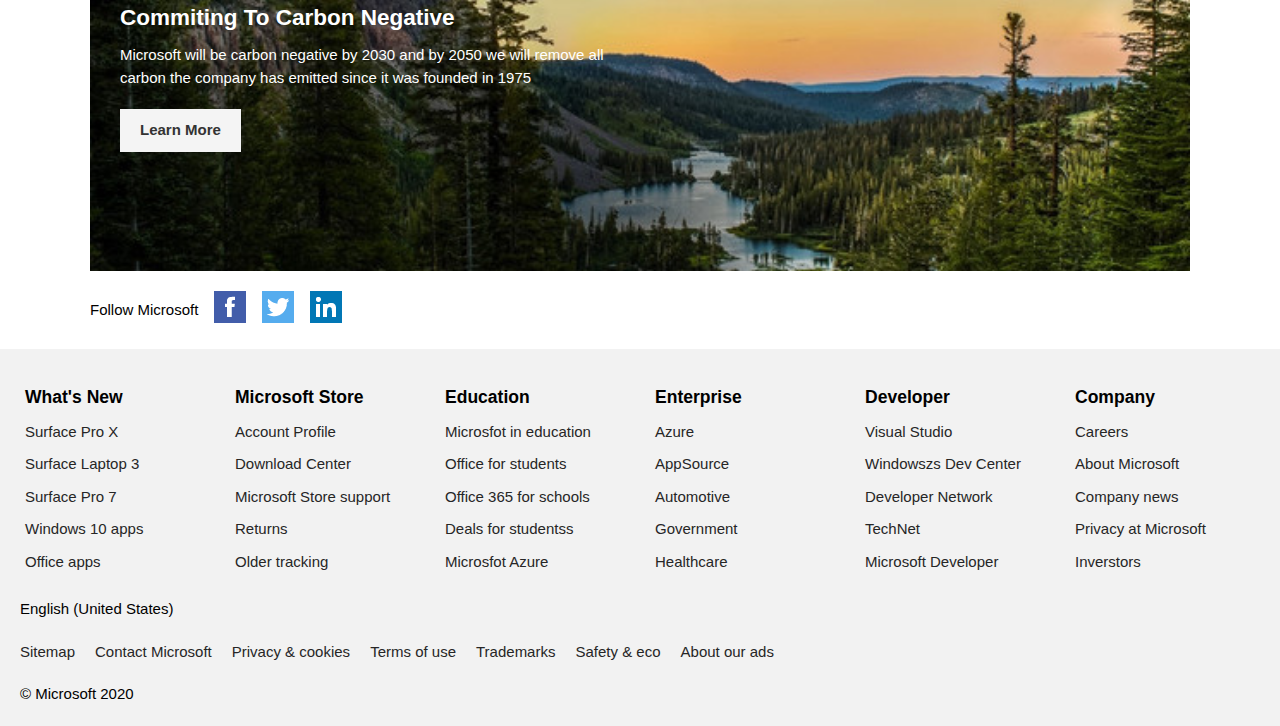
<file: 7-Micosoft Landing Page/index.html>
<!DOCTYPE html>
<html lang="en">
<head>
    <meta charset="utf-8">
    <meta name="viewport" content="width=device-width, initial-scale=1.0">
    <meta http-equiv="X-UA-Compatible" content="ie=edge">
    <link rel="stylesheet" href="https://cdnjs.cloudflare.com/ajax/libs/font-awesome/6.1.1/css/all.min.css" integrity="sha512-KfkfwYDsLkIlwQp6LFnl8zNdLGxu9YAA1QvwINks4PhcElQSvqcyVLLD9aMhXd13uQjoXtEKNosOWaZqXgel0g==" crossorigin="anonymous" referrerpolicy="no-referrer" />
    <link rel="stylesheet" type="text/css" href="css/style.css">
    <title>Microsoft Official Home Page</title>
</head>
<body>
    <div class="menu-btn">
        <i class="fas fa-bars fa-2x"></i>
    </div>

    <div class="container">
        <!-- Navbar -->
        <nav class="main-nav">
            <img src="images/logo.png" alt="Microsoft" class="logo">
            <ul class="main-menu">
                <li><a href="#">Office</a></li>
                <li><a href="#">Windows</a></li>
                <li><a href="#">Surface</a></li>
                <li><a href="#">Xbox</a></li>
                <li><a href="#">Deals</a></li>
                <li><a href="#">Support</a></li> 
            </ul>
            <ul class="right-menu">
                <li>
                    <a href="#">
                        <i class="fas fa-search" ></i>
                    </a>
                </li>
                <li>
                    <a href="#">
                        <i class="fas fa-shopping-cart" ></i>
                    </a>
                </li>
            </ul>
        </nav>

        <!-- Showcase -->
        <header class="showcase">
            <h2>Surface Deals</h2>
            <p>Select Surfaces are on sale now - save while supplies last</p>
            <a class="btn btn-lg">
                Shop Now <i class="fas fa-chevron-right"></i>
            </a>
        </header>

        <!-- Home cards 1 -->
        <section class="home-cards">
            <div>
                <img src="./images/card1.png" alt="">
                <h3>New Surface Pro 7</h3>
                <p>
                    See how Katie Sowers, Asst. Coach for the 49ers, uses Surface Pro 7
                    to put her plans into play.
                </p>
                <a href="#">Learn More <i class="fas fa-chevron-right"></i></a>
            </div>
            <div>
                <img src="./images/card2.png" alt="">
                <h3>New Surface Laptop 3</h3>
                <p>
                    Express yourself powerfully with a thin, light, and elegant design,
                    faster performance, and up to 11.5 hours battery life.
                </p>
                <a href="#">Learn More <i class="fas fa-chevron-right"></i></a>
            </div>
            <div>
                <img src="./images/card3.png" alt="">
                <h3>Save $150 + free controller</h3>
                <p>
                    Buy an Xbox One X console and double your fun with a free select
                    extra controller. Starting at $349.
                </p>
                <a href="#">Learn More <i class="fas fa-chevron-right"></i></a>
            </div>
            <div>
                <img src="./images/card4.png" alt="">
                <h3>The new Microsoft Edge</h3>
                <p>
                    Expect more. World class performance, with more privacy, more
                    productivity, and more value.
                </p>
                <a href="#">Learn More <i class="fas fa-chevron-right"></i></a>
            </div>
        </section>

        <!-- Xbox -->
        <section class="xbox">
            <div class="content">
                <h2>Xbox Game Pass Ultimate</h2>
                <p>Xbox Game Pass Ultimate Xbox Live Gold and over 100 high-quality
                    console and PC games. Play together with friends and discover your
                    next favorite game.
                </p>
                <a href="#" class="btn">
                    Join Now <i class="fas fa-chevron-right"></i>
                </a>
            </div>
        </section>

        <!-- Home cards 2 -->
        <section class="home-cards">
            <div>
                <img src="images/card5.png" alt="" />
                <h3>Microsoft Teams</h3>
                <p>
                    Unleash the power of your team.
                </p>
                <a href="#">Shop Now <i class="fas fa-chevron-right"></i></a>
            </div>
            <div>
                <img src="images/card6.jpg" alt="" />
                <h3>Unlock the power of learning</h3>
                <p>
                    Get students future-ready with Windows 10 devices. Starting at $219.
                </p>
                <a href="#">Shop Now <i class="fas fa-chevron-right"></i></a>
            </div>
            <div>
                <img src="images/card7.png" alt="" />
                <h3>Windows 10 Enterprise</h3>
                <p>
                    Download the free 90-day evaluation for IT professionals.
                </p>
                <a href="#">Download Now <i class="fas fa-chevron-right"></i></a>
            </div>
            <div>
                <img src="images/card8.png" alt="" />
                <h3>Explore Kubernetes</h3>
                <p>
                    Learn how Kubernetes works and get started with cloud native app
                    development today.
                </p>
                <a href="#">Get Started <i class="fas fa-chevron-right"></i></a>
            </div>
        </section>

        <!-- Carbon -->
        <section class="carbon dark">
            <div class="content">
                <h2>Commiting To Carbon Negative</h2>
                <p>Microsoft will be carbon negative by 2030 and by 2050 we will remove
                    all carbon the company has emitted since it was founded in 1975</p>
                <a href="#" class="btn">
                    Learn More <i class="fas fa-chevron-right"></i>
                </a>
            </div>
        </section>

        <!-- Follow -->
        <section class="follow">
            <p>Follow Microsoft</p>
            <a href="https://facebook.com">
                <img src="images/social-fb.png" alt="Facebook">
            </a>
            <a href="https://twitter.com">
                <img src="images/social-twitter.png" alt="Twitter">
            </a>
            <a href="https://linkedin.com">
                <img src="images/social-linkedin.png" alt="Linkedin">
            </a>
        </section>
    </div>

    <!-- Footer -->
    <footer class="footer">
        <div class="footer-top">
            <ul>
                <li><h3>What's New</h3></li>
                <li><a href="#">Surface Pro X</a></li>
                <li><a href="#">Surface Laptop 3</a></li>
                <li><a href="#">Surface Pro 7</a></li>
                <li><a href="#">Windows 10 apps</a></li>
                <li><a href="#">Office apps</a></li>
            </ul>
            <ul>
                <li><h3>Microsoft Store</h3></li>
                <li><a href="#">Account Profile</a></li>
                <li><a href="#">Download Center</a></li>
                <li><a href="#">Microsoft Store support</a></li>
                <li><a href="#">Returns</a></li>
                <li><a href="#">Older tracking</a></li>
            </ul>
            <ul>
                <li><h3>Education</h3></li>
                <li><a href="#">Microsfot in education</a></li>
                <li><a href="#">Office for students</a></li>
                <li><a href="#">Office 365 for schools</a></li>
                <li><a href="#">Deals for studentss</a></li>
                <li><a href="#">Microsfot Azure</a></li>
            </ul>
            <ul>
                <li><h3>Enterprise</h3></li>
                <li><a href="#">Azure</a></li>
                <li><a href="#">AppSource</a></li>
                <li><a href="#">Automotive</a></li>
                <li><a href="#">Government</a></li>
                <li><a href="#">Healthcare</a></li>
            </ul>
            <ul>
                <li><h3>Developer</h3></li>
                <li><a href="#">Visual Studio</a></li>
                <li><a href="#">Windowszs Dev Center</a></li>
                <li><a href="#">Developer Network</a></li>
                <li><a href="#">TechNet</a></li>
                <li><a href="#">Microsoft Developer</a></li>
            </ul>
            <ul>
                <li><h3>Company</h3></li>
                <li><a href="#">Careers</a></li>
                <li><a href="#">About Microsoft</a></li>
                <li><a href="#">Company news</a></li>
                <li><a href="#">Privacy at Microsoft</a></li>
                <li><a href="#">Inverstors</a></li>
            </ul>
        </div>
        <div><p><i class="fas fa-globe fa-2x"></i> English (United States)</p></div>
        <div class="footer-bottom">
            <ul>
                <li><a href="#">Sitemap</a></li>
                <li><a href="#">Contact Microsoft</a></li>
                <li><a href="#">Privacy & cookies</a></li>
                <li><a href="#">Terms of use</a></li>
                <li><a href="#">Trademarks</a></li>
                <li><a href="#">Safety & eco</a></li>
                <li><a href="#">About our ads</a></li>
            </ul>
        </div>
        <div><p>&copy; Microsoft 2020</p></div>
    </footer>

    <script>
        document.querySelector('.menu-btn').addEventListener('click', 
            () => document.querySelector('.main-menu').classList.toggle('show')
        );
    </script>
</body>
</html>
</file>
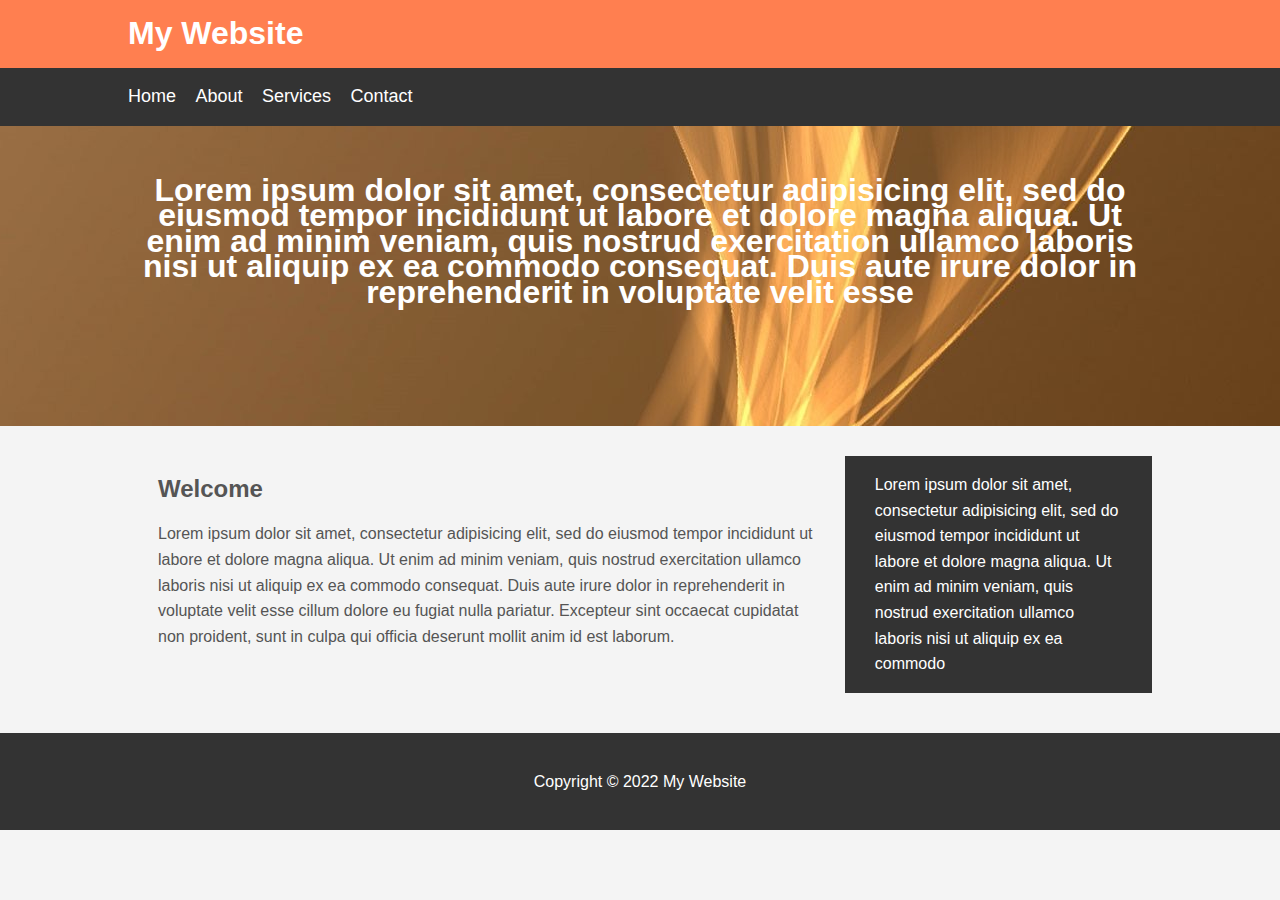
<file: 2-csscheatsheet/mywebsite/index.html>
<!DOCTYPE html>
<html>
<head>
	<title>My Website</title>
	<link rel="stylesheet" type="text/css" href="css/style.css">
</head>
<body>
	<header id = "main-header">
		<div class="container">
			<h1>
				My Website
			</h1>
		</div>
	</header>

	<nav id="navbar">
		<div class="container">
			<ul>
				<li><a href="#">Home</a></li>
				<li><a href="#">About</a></li>
				<li><a href="#">Services</a></li>
				<li><a href="#">Contact</a></li>
			</ul>
		</div>
	</nav>

	<section id="showcase">
		<div class="container">
			<h1>
				Lorem ipsum dolor sit amet, consectetur adipisicing elit, sed do eiusmod
				tempor incididunt ut labore et dolore magna aliqua. Ut enim ad minim veniam,
				quis nostrud exercitation ullamco laboris nisi ut aliquip ex ea commodo
				consequat. Duis aute irure dolor in reprehenderit in voluptate velit esse
			</h1>
		</div>
	</section>

	<div class="container">
		<section id="main">
			<h2>Welcome</h2>
			<p>
				Lorem ipsum dolor sit amet, consectetur adipisicing elit, sed do eiusmod
				tempor incididunt ut labore et dolore magna aliqua. Ut enim ad minim veniam,
				quis nostrud exercitation ullamco laboris nisi ut aliquip ex ea commodo
				consequat. Duis aute irure dolor in reprehenderit in voluptate velit esse
				cillum dolore eu fugiat nulla pariatur. Excepteur sint occaecat cupidatat non
				proident, sunt in culpa qui officia deserunt mollit anim id est laborum.
			</p>
		</section>

		<aside id="sidebar">
			<p>
				Lorem ipsum dolor sit amet, consectetur adipisicing elit, sed do eiusmod
				tempor incididunt ut labore et dolore magna aliqua. Ut enim ad minim veniam,
				quis nostrud exercitation ullamco laboris nisi ut aliquip ex ea commodo
			</p>
		</aside>
	</div>


	<footer id="main-footer">
		<p>Copyright &copy; 2022 My Website</p>
	</footer>
</body>
</html>
</file>
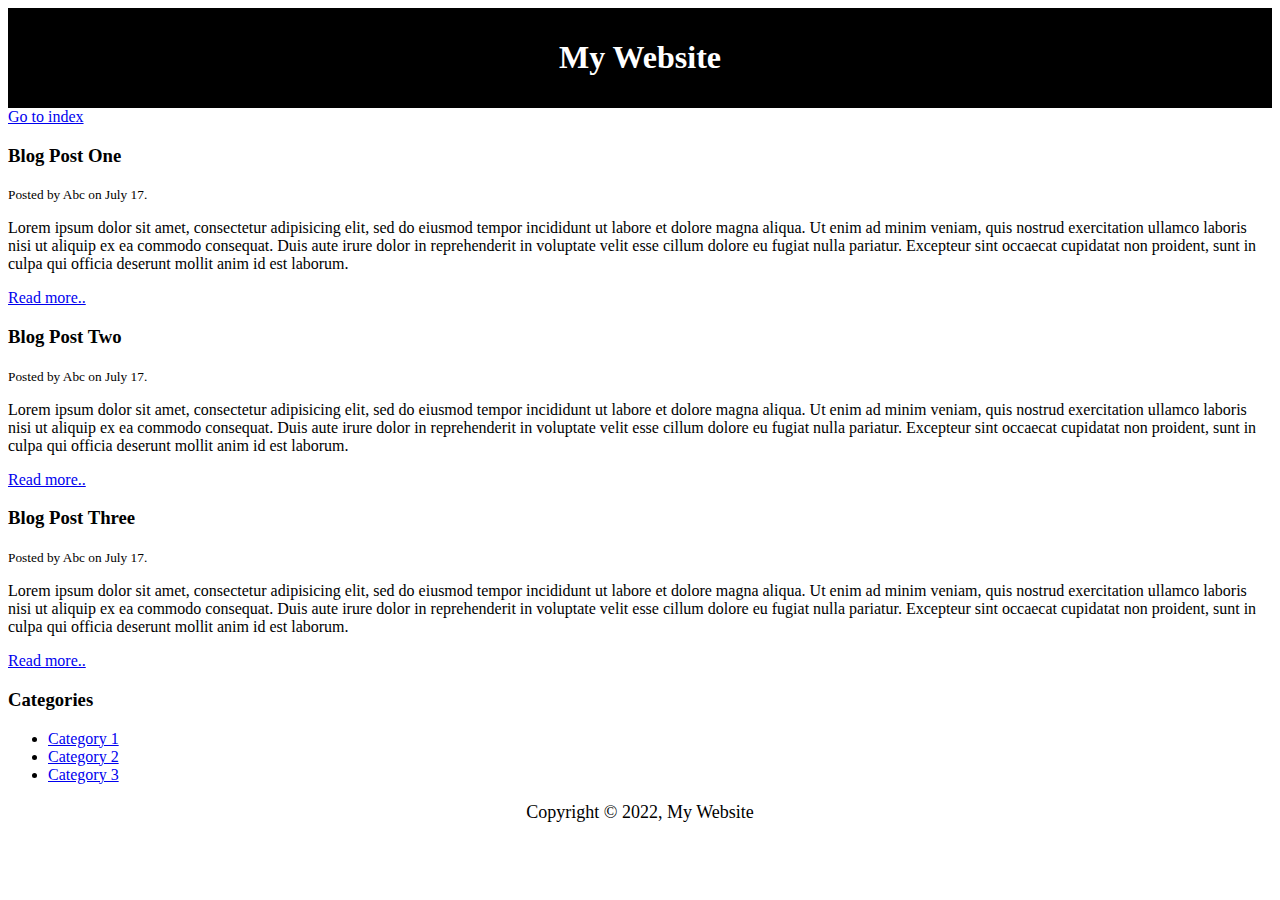
<file: 1-htmlcheatsheet/blog.html>
<!DOCTYPE html>
<html>
<head>
	<title>My Blog</title>
	<meta name="description" content="Awesome blog traversy media">
	<meta name="keywords" content="web desing blog, web dev blog, traversy media">
	<style type="text/css">
		#main-header{
			text-align: center;
			background-color: black;
			color: white;
			padding: 10px;
		}

		#main-footer{
			text-align: center;
			font-size: 18px;
		}
	</style>
</head>
<body>
	<header id="main-header">
		<h1>My Website</h1>
	</header>

	<a href="index.html">Go to index</a>

	<section>
		<article class="post">
			<h3>Blog Post One</h3>
			<small>Posted by Abc on July 17.</small>
			<p>
				Lorem ipsum dolor sit amet, consectetur adipisicing elit, sed do eiusmod
				tempor incididunt ut labore et dolore magna aliqua. Ut enim ad minim veniam,
				quis nostrud exercitation ullamco laboris nisi ut aliquip ex ea commodo
				consequat. Duis aute irure dolor in reprehenderit in voluptate velit esse
				cillum dolore eu fugiat nulla pariatur. Excepteur sint occaecat cupidatat non
				proident, sunt in culpa qui officia deserunt mollit anim id est laborum.
			</p><a href="post.html">Read more..</a>
		</article>
		<article class="post">
			<h3>Blog Post Two</h3>
			<small>Posted by Abc on July 17.</small>
			<p>
				Lorem ipsum dolor sit amet, consectetur adipisicing elit, sed do eiusmod
				tempor incididunt ut labore et dolore magna aliqua. Ut enim ad minim veniam,
				quis nostrud exercitation ullamco laboris nisi ut aliquip ex ea commodo
				consequat. Duis aute irure dolor in reprehenderit in voluptate velit esse
				cillum dolore eu fugiat nulla pariatur. Excepteur sint occaecat cupidatat non
				proident, sunt in culpa qui officia deserunt mollit anim id est laborum.
			</p> <a href="post.html">Read more..</a>
		</article>
		<article class="post">
			<h3>Blog Post Three</h3>
			<small>Posted by Abc on July 17.</small>
			<p>
				Lorem ipsum dolor sit amet, consectetur adipisicing elit, sed do eiusmod
				tempor incididunt ut labore et dolore magna aliqua. Ut enim ad minim veniam,
				quis nostrud exercitation ullamco laboris nisi ut aliquip ex ea commodo
				consequat. Duis aute irure dolor in reprehenderit in voluptate velit esse
				cillum dolore eu fugiat nulla pariatur. Excepteur sint occaecat cupidatat non
				proident, sunt in culpa qui officia deserunt mollit anim id est laborum.
			</p><a href="post.html">Read more..</a>
		</article>
	</section>

	<aside>
		<h3>Categories</h3>
		<nav>
			<ul>
				<li><a href="#">Category 1</a></li>
				<li><a href="#">Category 2</a></li>
				<li><a href="#">Category 3</a></li>
			</ul>
		</nav>
	</aside>

	<footer id="main-footer">
		<p>Copyright &copy; 2022, My Website</p>
	</footer>

</body>
</html>
</file>
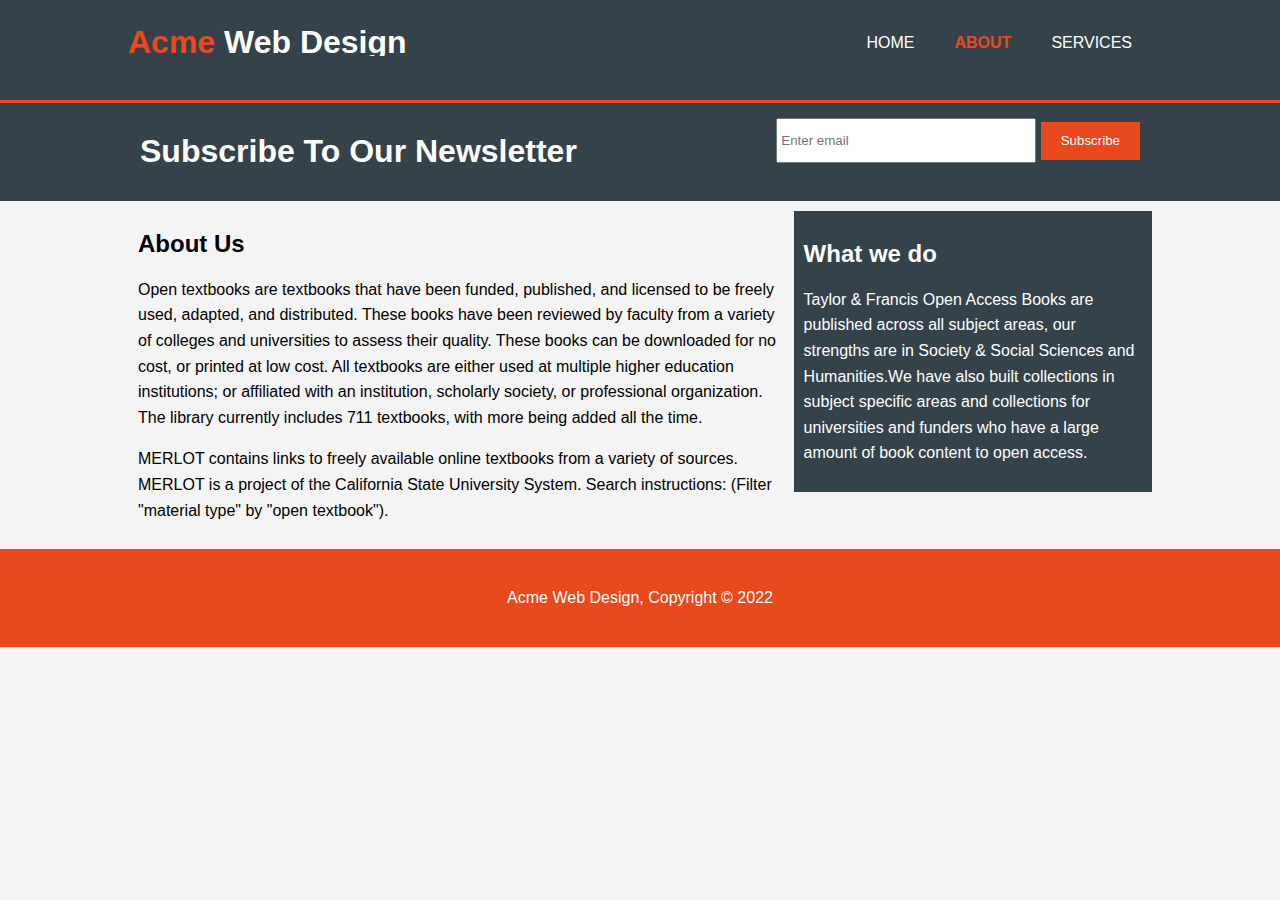
<file: 3-ResponsiveLayout_3/about.html>
<!DOCTYPE html>
<html>
<head>
	<meta name="viewport" content="width=device-width">
	<meta name="description" content="Affordable and Professional web design.">
	<meta name="keywords" content="web design, affordable web design, professional web design">
	<meta name="author" content="Protap">
	<title>Acme Web Design | Home</title>
	<link rel="stylesheet" type="text/css" href="css/style.css">
</head>
<body>
	<header id="main-header">
		<div class="container">
			<div id="branding">
				<h1> <span id="highlight">Acme</span> Web Design</h1>
			</div>
			<nav id="navbar">
				<ul>
					<li><a href="index.html">Home</a></li>
					<li class="current"><a href="about.html">About</a></li>
					<li><a href="services.html">Services</a></li>
				</ul>
			</nav>
		</div>
	</header>

	<section id="newsletter">
		<div class="container">
			<h1>Subscribe To Our Newsletter</h1>
			<form>
				<input type="email" name="email" placeholder="Enter email">
				<input type="submit" class="button"f name="submit" value="Subscribe">
			</form>
		</div>
	</section>

	<section id="main">
		<div class="container">
			<article>
				<h2>About Us</h2>
				<p>
					Open textbooks are textbooks that have been funded, published, and licensed to be freely used, adapted, and distributed. These books have been reviewed by faculty from a variety of colleges and universities to assess their quality. These books can be downloaded for no cost, or printed at low cost. All textbooks are either used at multiple higher education institutions; or affiliated with an institution, scholarly society, or professional organization. The library currently includes 711 textbooks, with more being added all the time.
				</p>
				<p>
					MERLOT contains links to freely available online textbooks from a variety of sources. MERLOT is a project of the California State University System. Search instructions: (Filter "material type" by "open textbook").
				</p>
			</article>
			<aside class="dark">
				<h2>What we do</h2>
				<p>
					Taylor & Francis Open Access Books are published across all subject areas, our strengths are in Society & Social Sciences and Humanities.We have also built collections in subject specific areas and collections for universities and funders who have a large amount of book content to open access.
				</p>
			</aside>
		</div>
	</section>


	<footer id="main-footer">
		<p>Acme Web Design, Copyright &copy; 2022</p>
	</footer>


</body>
</html>
</file>
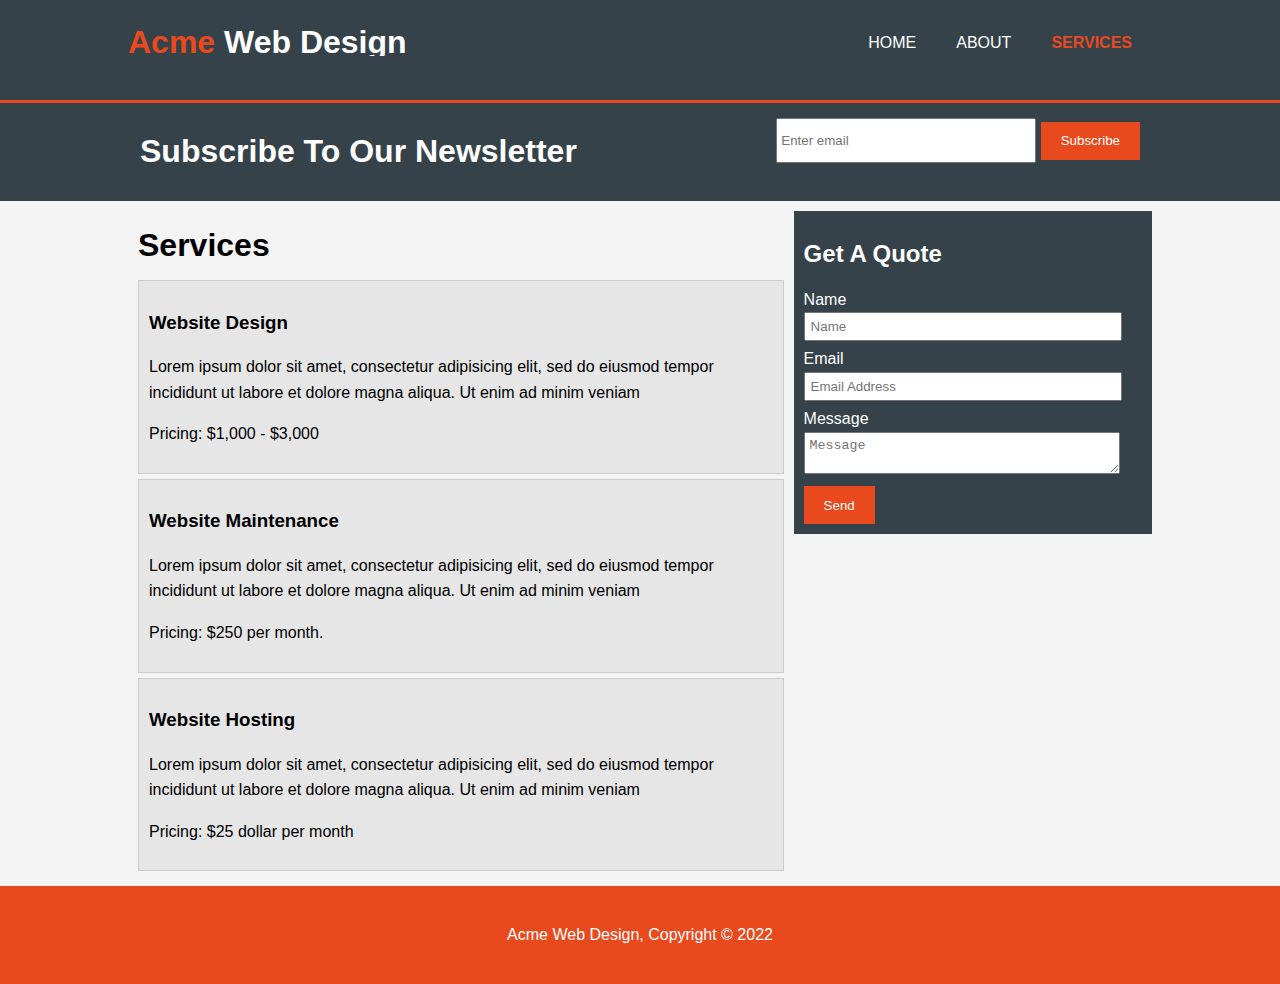
<file: 3-ResponsiveLayout_3/services.html>
<!DOCTYPE html>
<html>
<head>
	<meta name="viewport" content="width=device-width">
	<meta name="description" content="Affordable and Professional web design.">
	<meta name="keywords" content="web design, affordable web design, professional web design">
	<meta name="author" content="Protap">
	<title>Acme Web Design | Home</title>
	<link rel="stylesheet" type="text/css" href="css/style.css">
</head>
<body>
	<header id="main-header">
		<div class="container">
			<div id="branding">
				<h1> <span id="highlight">Acme</span> Web Design</h1>
			</div>
			<nav id="navbar">
				<ul>
					<li><a href="index.html">Home</a></li>
					<li><a href="about.html">About</a></li>
					<li class="current"><a href="services.html">Services</a></li>
				</ul>
			</nav>
		</div>
	</header>

	<section id="newsletter">
		<div class="container">
			<h1>Subscribe To Our Newsletter</h1>
			<form>
				<input type="email" name="email" placeholder="Enter email">
				<input type="submit" class="button"f name="submit" value="Subscribe">
			</form>
		</div>
	</section>

	<section id="main">
		<div class="container">
			<article>
				<h1>Services</h1>
				<ul id="services">
					<li>
						<h3>Website Design</h3>
						<p>Lorem ipsum dolor sit amet, consectetur adipisicing elit, sed do eiusmod
						tempor incididunt ut labore et dolore magna aliqua. Ut enim ad minim veniam</p>
						<p>Pricing: $1,000 - $3,000</p>
					</li>
					<li>
						<h3>Website Maintenance</h3>
						<p>Lorem ipsum dolor sit amet, consectetur adipisicing elit, sed do eiusmod
						tempor incididunt ut labore et dolore magna aliqua. Ut enim ad minim veniam</p>
						<p>Pricing: $250 per month.</p>
					</li>
					<li>
						<h3>Website Hosting</h3>
						<p>Lorem ipsum dolor sit amet, consectetur adipisicing elit, sed do eiusmod
						tempor incididunt ut labore et dolore magna aliqua. Ut enim ad minim veniam</p>
						<p>Pricing: $25 dollar per month</p>
					</li>
				</ul>
				
			</article>
			<aside class="dark">
				<h2>Get A Quote</h2>
				<form class="quote">
					<div>
						<label>Name</label><br>
						<input type="text" placeholder="Name">
					</div>
					<div>
						<label>Email</label><br>
						<input type="email" placeholder="Email Address">
					</div>
					<div>
						<label>Message</label><br>
						<textarea  placeholder="Message"></textarea>
					</div>
					<button class="button" type="submit">Send</button>
				</form>
			</aside>
		</div>
	</section>


	<footer id="main-footer">
		<p>Acme Web Design, Copyright &copy; 2022</p>
	</footer>


</body>
</html>
</file>
<file: 2-csscheatsheet/css/style.css>
/*

For all element, will be set to 0
*{
	margin: 0;
	padding: 0;
}
*/

body{
	background-color: #f4f4f4;
	color: #555555;
	
	font-family: Arial, Helvetica, sans-serif;
	font-size: 16px;
	font-weight: normal;

	/* same as above */
	font: normal 16px Arial, Helvetica, sans-serif;

	line-height: 1.6em;
	margin: 0;
}

a{
	text-decoration: none;
	color: #000;
}

a:hover{
	color: red;
}

a:active{
	color: green;
}

.container{
	width: 80%;
	margin: auto;
}

.button{
	background-color: #333;
	color: #fff;
	padding: 10px 15px;
	border: none;
}

.button:hover{
	background-color: red;
	color: #fff;
}

.clr{
	clear: both;
}

.box-1{
	background-color: #333;
	color: #fff;
	
	border-top: 5px red solid;
	border-right: 5px red solid;
	border-bottom: 5px red solid;
	border-left: 5px red solid;
	border-width: 3px;
	border-bottom-width: 10px;
	border-top-style: dotted;

	/* Same as above */
	border: 5px red solid;

	padding: 20px;

	margin: 30px;
}

.box-1 h1{
	font-family: Tahoma;
	font-weight: 800;
	font-style: italic;
	text-decoration: underline;
	text-transform: uppercase;
	letter-spacing: 0.2em;
	word-spacing: 1em;
}


.box-2{
	border: 3px dotted #ccc;
	padding: 20px;
	margin: 20px, 0;
}


.categories{
	border: 1px #ccc solid;
	padding: 10px;
	border-radius: 15px;
}

.categories h2{
	text-align: center;
}

.categories ul{
	padding: 0px;
	padding-left: 20px;
	list-style: square;
	list-style: none;
}

.categories li{
	padding-bottom: 6px;
	border-bottom: dotted 1px #333;
	list-style-image: url('../img/check.png');
}

.my-form{
	padding: 20px;
}

.my-form .form-group{
	padding-bottom: 15px;
}

.my-form label{
	display: block;
}

.my-form input[type="text"], .my-form textarea{
	padding: 8px;
	width: 100%;
}

.block{
	float: left;
	width: 33.3%;
	border: 1px solid #ccc;
	padding: 10px;
	box-sizing: border-box;
}

#main-block{
	float: left;
	width: 70%;
}

#side-bar{
	float: right;
	background-color: #333;
	width: 30%;
	color: #fff;
	padding: 15px;
	box-sizing: border-box;
}

.p-box{
	width: 100%;
	height: 700px;
	border: 1px solid #000;
	margin-top: 30px;
	position: relative;
	background-image: url('../img/abstract.jpg');
	background-repeat: no-repeat;
	background-position: center top;
}

.p-box h2{
	position: absolute;
	top: 40px;
	left: 200px;
}

.p-box h1{
	position: absolute;
	bottom: 40px;
	right: 300px;
}

.fix-me{
	position: fixed;
	top: 50%;
}

.my-list li:first-child{
	background: red;
}

.my-list li:last-child{
	background: green;
}

.my-list li:nth-child(5){
	background: blue;
}

.my-list li:nth-child(even){
	background: #ffa;
}

.my-list li:nth-child(odd){
	background: #abc;
}
</file>
<file: 3-ResponsiveLayout_3/css/style.css>
body{
	font-family: Arial, Helvetica, sans-serif;
	font-weight: normal;
	font-size: 16px;
	line-height: 1.6em;
	margin: 0;
	padding: 0;
	background-color: #f4f4f4;
}

/* Global */
.container{
	width: 80%;
	margin: auto;
	overflow: hidden;
}

ul{
	margin: 0;
	padding: 0;
}

.button{
	height: 38px;
	background: #e8491d;
	padding: 0 20px 0 20px;
	color: #ffffff;
	border: 0;
}

.dark{
	padding: 15px;
	background: #35424a;
	color: #ffffff;
	margin-top: 10px;
	margin-bottom: 10px;
}

/* Header */
header{
	background-color: #35424a;
	color: #ffffff;
	padding-top: 30px;
	min-height: 70px;
	border-bottom: #e8491d 3px solid;
}

header a{
	text-decoration: none;
	color: #fff;
	text-transform: uppercase;
	font-size: 16px;
}

header li{
	float: left;
	display: inline;
	padding: 0 20px 0 20px;
}

header #branding{
	float: left;
}

header #branding h1{
	margin: 0;
}

header #navbar{
	float: right;
}

header #highlight, header .current a{
	color: #e8491d;
	font-weight: bold;
}

header a:hover{
	color: #cccccc;
	font-weight: bold;
}

/* showcase */
#showcase{
	min-height: 400px;
	background: url('../images/showcase.jpg');
	text-align: center;
	color: #ffffff;
}

#showcase h1{
	margin-top: 100px;
	font-size: 45px;
	margin-bottom: 10px;
	line-height: 1em;
}

#showcase p{
	font-size: 20px;
}

/* newsletter */
#newsletter{
	padding: 15px;
	color: #ffffff;
	background: #35424a;
}

#newsletter h1{
	float: left;
}

#newsletter form{
	float: right;
}

#newsletter input[type="email"]{
	padding: 3px;
	margin-bottom: 10px;
	height: 35px;
	width: 250px;
}


/*Boxes */
#boxes img{
	width: 150px;
}

#boxes .coursecontents{
	float: left;
	width: 33.3%;
	padding: 20px;
	box-sizing: border-box;
	text-align: center;
}

/* Article */
#main article{
	float: left;
	width: 65%;
	padding: 10px;
	box-sizing: border-box;
}

#main aside{
	float: right;
	width: 35%;
	padding: 10px;
	box-sizing: border-box;
}

#services li{
	list-style: none;
	padding: 10px;
	border: #cccccc solid 1px;
	margin-bottom: 5px;
	background-color: #e6e6e6;
}

.quote input, .quote textarea{
	width: 90%;
	padding: 5px;
	margin-bottom: 5px;
}

/* footer */
footer{
	padding: 20px;
	background-color: #e8491d;
	text-align: center;
	color: #ffffff;
}

/* Media query */
@media(max-width: 768px){
	header #branding, 
	header nav, 
	header nav li,
	#main aside,
	#main article,
	#boxes .coursecontents{
		float: none;
		width: 100%;
		text-align: center;
	}

	header #branding{
		padding-bottom: 10px;
	}
}
</file>
<file: 4-Flexbox/css/style.css>
@media(min-width: 700px){
	.container{
		display: flex;
		/* align flex items
		align-items: flex-start;
		align-items: flex-end;
		align-items: center;
		*/
	}

	.container-1{
		display: flex;
		/*
		justify-content: flex-end;
		justify-content: flex-start;
		justify-content: center;
		justify-content: space-between;
		justify-content: space-around;
		*/
		justify-content: space-between;
	}
}

.container-2{
	display: flex;
	flex-wrap: wrap;
	justify-content: space-between;
}

.container div, .container-1 div, .container-2 div{
	border: 1px red solid;
	padding: 2px;
}

.box-1{
	flex: 1;
	order: 1;
}

.box-2{
	flex: 2;
	order: 2;
}

.box-3{
	flex: 1;
	order: 3;
}

.container-1-box{
	width: 31%;
}

.container-2-box{
	width: 30%;
}
</file>
<file: 5-CSS Grid/css/style.css>
.wrapper{
	display: grid;
	grid-template-columns: 70% 30%;
	/*
	grid-template-columns: 35% 30% 35%;
	*/
	
	/* grid-column-gap: 1em;
	grid-row-gap: 1em; */

	grid-gap: 1em;
}

.wrapper div{
	background: #eee;
	padding: 1em;
}

.wrapper div:nth-child(odd){
	background: #ddd;
}
</file>
<file: 6-Netflix Landing Page/css/style.css>
:root{
	--primary-color: #e50914; /* Variable declaration*/
	--dark-color: #141414;
}

*{
	box-sizing: border-box;
	margin: 0;
	padding: 0;
}

body{
	font-family: 'Arial', sans-serif;
	-webkit-font-smoothing: antialiased;
	background: #000;
	color: #999;
}

ul{
	list-style: none;
}

h1, h2, h3, h4 {
	color: #fff;
}

a{
	color: #fff;
	text-decoration: none;
}

p{
	margin: 0.5rem 0;
}

img{
	width: 100%;
}

/* Header */

.showcase{
	width: 100%;
	height: 93vh;
	position: relative;
	background: url('../images/background.jpg') no-repeat center center/cover;
}

.showcase::after{
	content: '';
	position: absolute;
	top: 0;
	left: 0;
	width: 100%;
	height: 100%;
	z-index: 1;
	background: rgba(0, 0, 0, 0.6);
	box-shadow: inset 150px 100px 250px #000000, inset -150px -100px 250px #000000;
}

.showcase-top{
	position: relative;
	height: 90px;
	z-index: 2;
}

.showcase-top img{
	position: absolute;
	left: 50%;
	top: 50%;
	width: 170px;
	transform: translate(-50%, -50%);
}

.showcase-top a{
	position: absolute;
	top: 50%;
	right: 0;
	transform: translate(-50%, -50%);
}

.showcase-content{
	position: relative;
	margin: auto;
	display: flex;
	flex-direction: column;
	justify-content: center;
	align-items: center;
	text-align: center;
	margin-top: 10rem;
	z-index: 2;
}

.showcase-content h1{
	font-weight: 200;
	font-size: 4rem;
	margin: 0 0 2rem 0;
}

.showcase-content p{
	text-transform: uppercase;
	color: #fff;
	font-size: 1.9rem;
	font-weight: 200;
	margin: 0 0 2rem 0;
}

/* Container */
.container{
	max-width: 70%;
	margin: auto;
	overflow: hidden;
	padding: 1rem;
}

/* Tabs */
.tabs{
	background-color: var(--dark-color);
	padding-top: 1rem;
	border-bottom: 5px solid #3d3d3d;
}

.tabs p{
	font-size: 1.2rem;
	padding-top: 1rem;
}

.tabs .container{
	display: grid;
	grid-template-columns: repeat(3, 1fr);
	align-items: center;
	justify-content: center;
	text-align: center;
}

.tabs .container > div{
	padding: 1rem 0;
}

.tabs .container > div:hover{
	color: white;
	cursor: pointer;
}

.tab-border{
	border-bottom: var(--primary-color) 5px solid;
}

/* Tab Content */
.tab-content{
	padding: 3rem 0;
	color: #fff;
	background: #000; 
}

#tab-1-content,
#tab-2-content,
#tab-3-content{
	display: none;
}

.show{
	display: block !important;
}

#tab-1-content .tab-1-content-inner{
	display: grid;
	grid-template-columns: repeat(2, 1fr);
	justify-content: center;
	align-items: center;
	grid-gap: 2rem;
}

#tab-2-content .tab-2-content-top{
	display: grid;
	grid-template-columns: 2fr 1fr;
	justify-content: center;
	align-items: center;
	grid-gap: 1rem;
}

#tab-2-content .tab-2-content-bottom{
	display: grid;
	grid-template-columns: 1fr 1fr 1fr;
	justify-content: center;
	align-items: center;
	grid-gap: 1rem;
	margin-top: 3rem;
	text-align: center;
}

#tab-3-content .text-center{
	display: grid;
	grid-template-columns: 3fr 2fr;
	justify-content: center;
	align-items: center;
	grid-gap: 1rem;
	margin-top: 3rem;
	text-align: center;
}

.table{
	width: 100%;
	margin-top: 2rem;
	border-collapse: collapse;
	border-spacing: 0;
}

.table thead th{
	text-transform: uppercase;
	padding: 0.8rem;
}

.table tbody tr td{
	padding: 0.8rem 1.2rem;
	color: #999;
	text-align: center;
}

.table tbody tr td:nth-child(1){
	text-align: left;
}

.table tbody tr:nth-child(odd){
	background-color: #222;
}

/* Footer */
.footer{
	width: 80%;
	margin: 1rem auto;
	overflow: auto;
}

.footer, .footer a{
	color: #999;
	font-size: 0.9rem;
}

.footer p{
	margin-bottom: 1.5rem;
}

.footer .footer-cols{
	display: grid;
	grid-template-columns: repeat(4, 1fr);
}

.footer a{
	line-height: 1.9;
}

/* Text Styles */
.text-xl{
	font-size: 2rem;
	margin-bottom: 1rem;
}

.text-lg{
	font-size: 1.8rem;
	margin-bottom: 1rem;
}

.text-md{
	font-size: 1.4rem;
	margin-bottom: 1rem;
}

.text-dark{
	font-size: 1rem;
	color: #999;
}

/* Button */
.btn{
	display: inline-block;
	font-size: 1rem;
	background-color: var(--primary-color);
	padding: 0.4rem 1.3rem;
	border: none;
	cursor: pointer;
	margin-right: .5rem;
	box-shadow: 0 1px 0 rgba(0, 0, 0, 0.45);
	outline: none;
	border-radius: 2px;
}

.btn:hover{
	opacity: 0.8;
}

.btn-rounded{
	border-radius: 5px;
}

.btn-xl{
	font-style: 2rem;
	padding: 1rem 2.1rem;
	text-transform: uppercase;
}

.btn-lg{
	font-style: 1rem;
	padding: 0.8rem 1.3rem;
	text-transform: uppercase;
}

/* Media query */
@media (max-width: 960px) {

	.showcase {
		height: 70vh;
	}

	.hide-sm {
		display: none;
	}

	.showcase-top img {
		top: 30%;
		left: 5%;
		transform: translate(0);
	}

	.showcase-content h1 {
		font-size: 3.7rem;
		line-height: 1;
	}

	.showcase-content p {
		font-size: 1.5rem;
	}

	.footer .footer-cols {
		grid-template-columns: repeat(2, 1fr);
	}

	.btn-xl {
		font-size: 1.5rem;
		padding: 1.4rem 2rem;
		text-transform: uppercase;
	}

	.text-xl {
		font-size: 1.5rem;
	}

	.text-lg {
		font-size: 1.3rem;
		margin-bottom: 1rem;
	}

	.text-md {
		margin-bottom: 1rem;
		font-size: 1.2rem;
	}
}

@media (max-width: 700px) {
	.showcase::after {
		background: rgba(0, 0, 0, 0.6);
		box-shadow: inset 80px 80px 150px #000000, inset -80px -80px 150px #000000;
	}

	.showcase-content h1 {
		font-size: 2.5rem;
		line-height: 1;
	}

	.showcase-content p {
		font-size: 1rem;
	}

	#tab-1-content .tab-1-content-inner {
		grid-template-columns: 1fr;
		text-align: center;
	}

	#tab-2-content .tab-2-content-top {
		display: block;
		text-align: center;
	}

	#tab-2-content .tab-2-content-bottom {
		margin-top: 2rem;
		display: grid;
		grid-template-columns: 1fr;
		grid-gap: 2rem;
		text-align: center;
	}

	.btn-xl {
		font-size: 1rem;
		padding: 1.2rem 1.6rem;
		text-transform: uppercase;
	}
}

@media(max-height: 600px) {
	.showcase-content {
		margin-top: 3rem;
	}
}
</file>
<file: 7-Micosoft Landing Page/css/style.css>
*{
    box-sizing: border-box;
    margin: 0;
    padding: 0;
}

body{
    font-family: 'Segoe UI', Tahoma, Geneva, Verdana, sans-serif;
    background: #fff;
    color: #000;
    font-size: 15px;
    line-height: 1.5;
}

a{
    color: #262626;
    text-decoration: none;
}

ul{
    list-style: none;
}

.container{
    width: 90%;
    max-width: 1100px;
    margin: auto;
}


/* Nav */
.main-nav{
    display: flex;
    align-items: center;
    padding: 20px 0;
    font-size: 13px;
    height: 60px;
    justify-content: space-between; /* Create space between elements*/
}

.main-nav ul{
    display: flex;
}

.main-nav ul.main-menu{
    flex: auto;
    padding-left: 2rem;
}

.main-nav ul li{
    padding-bottom: 2px;
}

.main-nav ul li a:hover{
    border-bottom: 2px solid #262626;
}

.main-nav .logo{
    width: 110px;
}

.main-nav ul li{
    padding: 0 10px;
}

/* Hamburger Menu button */
.menu-btn{
    cursor: pointer;
    position: absolute;
    z-index: 2;
    top: 20px;
    right: 30px;
    display: none;
}

/* Showcase */
.showcase{
    width: 100%;
    height: 400px;
    background: url('../images/slide1.png') no-repeat center center/cover;
    display: flex;
    flex-direction: column;
    align-items: center;
    text-align: center;
    justify-content: flex-end;
    padding-bottom: 70px;
    margin-bottom: 20px;
}

.showcase h2, .showcase p{
    margin-bottom: 15px;
}

.showcase .btn{
    margin-top: 10px;
}

/* Home cards */
.home-cards{
    display: grid;
    grid-template-columns: repeat(4, 1fr);
    grid-gap: 20px;
    margin-bottom: 20px;
}

.home-cards img{
    width: 100%; /*Images go outside of the container. so the image element has been bound to 100% so that it remains inside the container*/
    margin-bottom: 20px;
}

.home-cards h3{
    margin-bottom: 5px;
}

.home-cards a{
    display: inline-block;
    padding-top: 10px;
    color: #0067b8;
    font-weight: bold;
    text-transform: uppercase;
}

.home-cards a:hover i{
    margin-left: 10px;
}

/* Xbox */
.xbox{
    width: 100%;
    height: 350px;
    background: url('../images/xbox.png') no-repeat center center/cover;
    margin-bottom: 20px;
}

.xbox .content{
    width: 40%;
    padding: 80px 0 0 30px;
}

.xbox p{
    padding: 10px 0 20px 0;
}

/* Carbon */
.carbon{
    width: 100%;
    height: 350px;
    background: url('../images/carbon.jpg') no-repeat center center/cover;
    margin-bottom: 20px;
}

.carbon .content{
    width: 50%;
    padding: 80px 0 0 30px;
}

.carbon p{
    padding: 10px 0 20px 0;
}

/* Follow */
.follow{
    display: flex;
    align-items: center;
    justify-content: flex-start;
    column-gap: 1rem;
    padding-bottom: 20px;
}

/* Footer */
.footer{
    background-color: #f2f2f2;
    overflow: hidden;
}

.footer div{
    margin: 0 20px;
}

.footer .footer-top{
    display: grid;
    grid-template-columns: repeat(6, 1fr);
    grid-gap: 20px;
}

.footer .footer-top ul li{
    padding: 5px;
}

.footer .footer-top ul{
    margin-top: 30px;
}

.footer .footer-bottom ul{
    display: flex;
    column-gap: 20px;
}

.footer div p{
    margin: 20px 0;
}

/* Button */
.btn{
    cursor: pointer;
    display: inline-block;
    border: 0;
    font-weight: bold;
    padding: 10px 20px;
    background: #262626;
    color: #fff;
    font-size: 15px;
}

.btn:hover{
    opacity: 0.9;
}

.dark{
    color: #fff;
}

.dark .btn{
    background: #f4f4f4;
    color: #333;
}

/* Media query */
@media(max-width: 700px){
    .home-cards{
        grid-template-columns: repeat(2, 1fr);
    }

    .footer .footer-top{
        grid-template-columns: repeat(3, 1fr);
    }

    /* Sidebar code */
    .menu-btn{
        display: inline-block;
    }

    .menu-btn:hover{
        opacity: 0.5;
    }

    .main-nav ul.right-menu{
        margin-right: 50px;
    }

    .main-nav ul.main-menu{
        display: block;
        position: absolute;
        top: 0;
        left: 0;
        background: #f2f2f2;
        z-index: 2;
        width: 50%;
        height: 100%;
        padding: 30px;
        opacity: 0.9;
        border-right: #ccc 1px solid;
        transform: translateX(-500px);
        transition: transform 0.5s ease-in-out;
    }

    .main-nav ul.main-menu li{
        padding: 5px;
        border-bottom: #ccc 1px solid;
        font-size: 14px;
    }

    .main-nav ul.main-menu li:last-child{
        border-bottom: 0;
    }

    .main-nav ul.main-menu.show{
        transform: translateX(-25px);
    }
}

@media(max-width: 500px){
    .home-cards{
        grid-template-columns: 1fr;
    }

    .footer .footer-top{
        grid-template-columns: repeat(2, 1fr);
    }

    .footer .footer-bottom ul{
        flex-direction: column;
    }
}
</file>
<file: 2-csscheatsheet/mywebsite/css/style.css>
body{
	background-color: #f4f4f4;
	color: #555;
	font-family: Arial, Helvetica, sans-sarif;
	font-style: 16px;
	line-height: 1.6em;
	margin: 0;
}

.container{
	width: 80%;
	margin: auto;
	overflow: hidden;
}

#main-header{
	background-color: coral;
	color: #fff;
}

#navbar{
	background-color: #333;
	color: #fff;
}

#navbar ul{
	padding: 0;
	list-style: none;
}

#navbar li{
	display: inline;
}

#navbar a{
	color: #fff;
	text-decoration: none;
	font-size: 18px;
	padding-right: 15px;
}

#showcase{
	background-image: url('../img/showcase.jpg');
	background-position: center right;
	min-height: 300px;
	margin-bottom: 30px;
	text-align: center;
}

#showcase h1{
	color: #fff;
	font-style: 50px;
	line-height: 1.6m;
	padding-top: 30px;
}

#main{
	float: left;
	width: 70%;
	padding: 0px 30px;
	box-sizing: border-box;
}

#sidebar{
	float: right;
	width: 30%;
	background-color: #333;
	color: #fff;
	padding: 0px 30px;
	box-sizing: border-box;
}

#main-footer{
	background: #333;
	color: #fff;
	text-align: center;
	padding: 20px;
	margin-top: 40px;
}

@media(max-width: 600px){
	#main{
		width: 100%;
		float: none;
	}

	#sidebar{
		width: 100%;
		float: none;
	}
}
</file>
